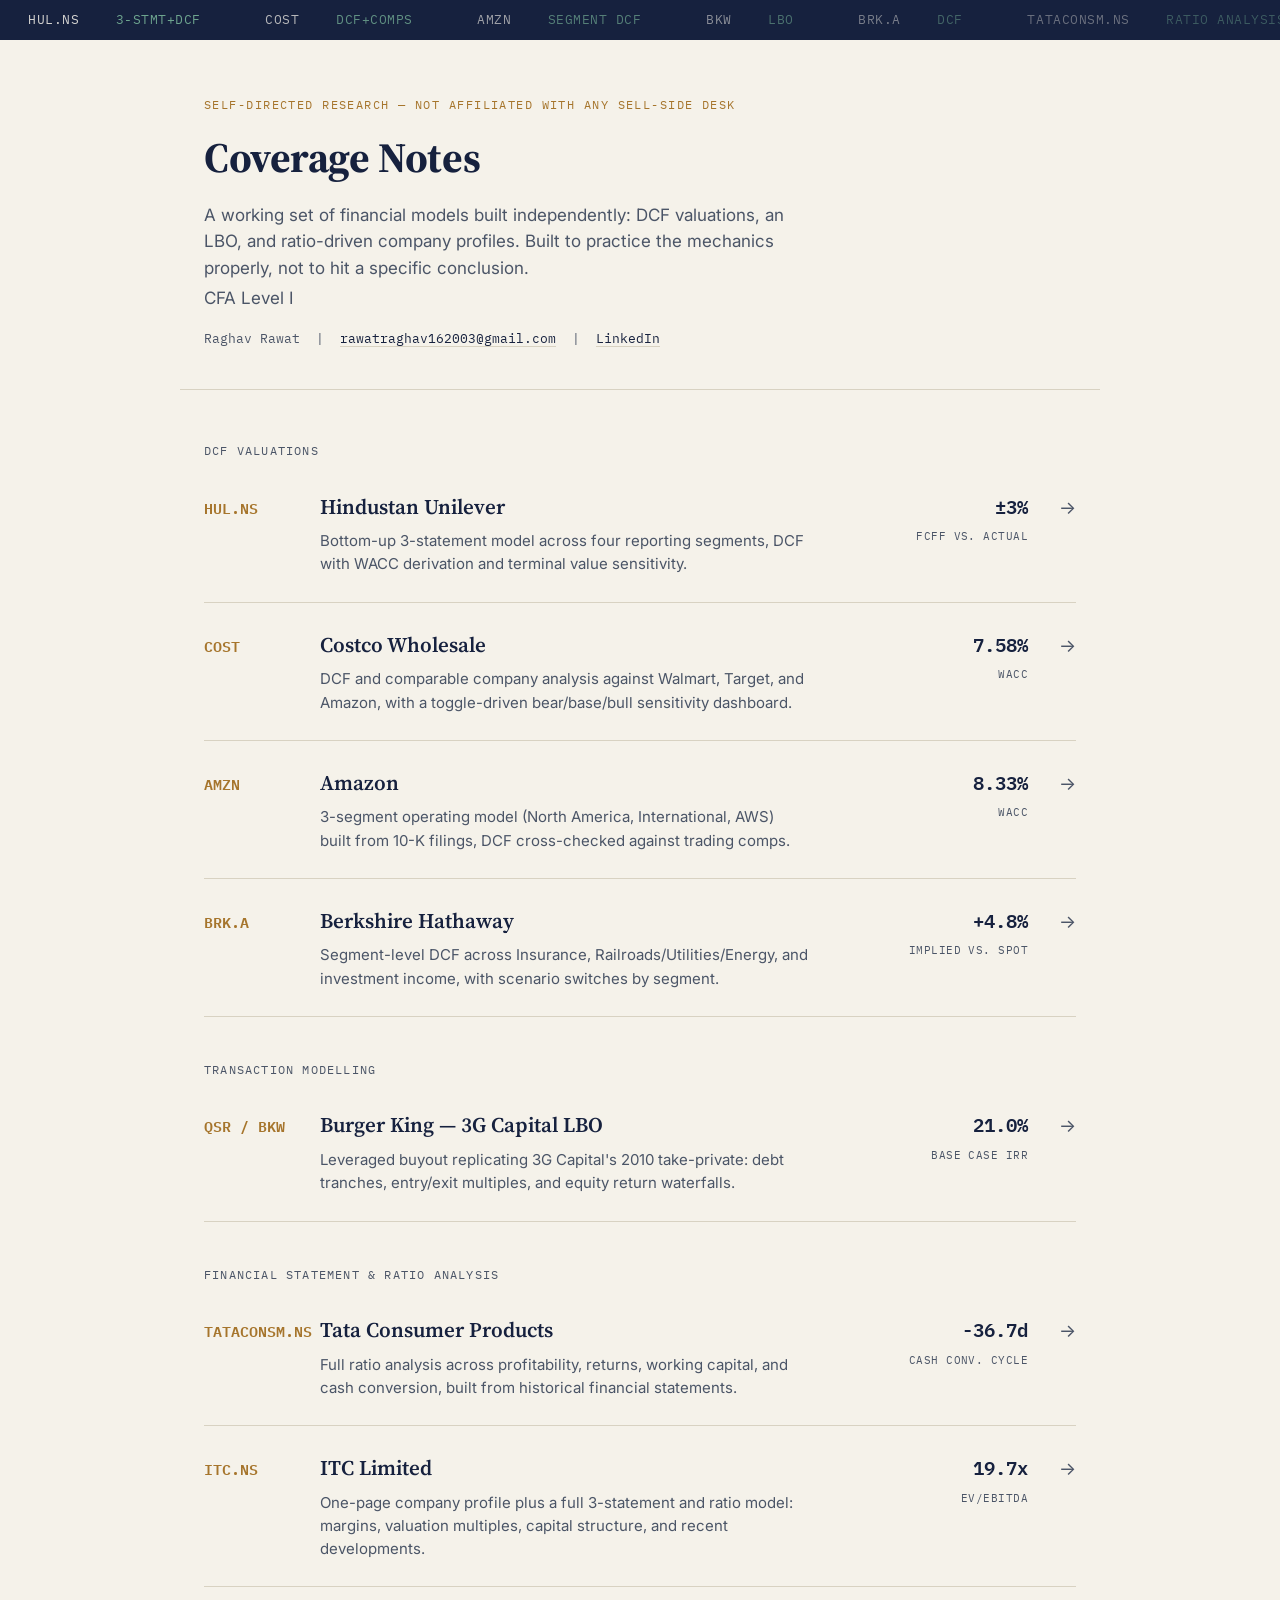
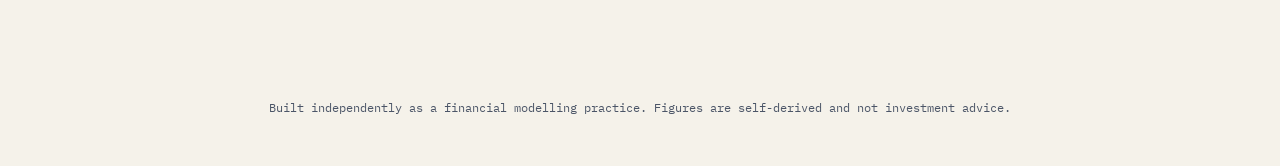
<file: index.html>
<!DOCTYPE html>
<html lang="en">
<head>
<meta charset="UTF-8">
<meta name="viewport" content="width=device-width, initial-scale=1.0">
<title>Raghav Rawat — Coverage Notes</title>
<link rel="stylesheet" href="style.css">
</head>
<body>

<div class="ticker-strip">
  <span>HUL.NS <span class="pos">3-STMT+DCF</span>
  <span>COST <span class="pos">DCF+COMPS</span>
  <span>AMZN <span class="pos">SEGMENT DCF</span>
  <span>BKW <span class="pos">LBO</span>
  <span>BRK.A <span class="pos">DCF</span>
  <span>TATACONSM.NS <span class="pos">RATIO ANALYSIS</span>
  <span></span>ITC.NS <span>
</div>

<div class="masthead">
  <p class="eyebrow">Self-Directed Research — Not Affiliated With Any Sell-Side Desk</p>
  <h1>Coverage Notes</h1>
  <p class="dek">A working set of financial models built independently: DCF valuations, an LBO, and ratio-driven company profiles. Built to practice the mechanics properly, not to hit a specific conclusion.</p>
  <p class="dek">CFA Level I</p>
  <p class="byline">Raghav Rawat &nbsp;|&nbsp; <a href="mailto:rawatraghav162003@gmail.com">rawatraghav162003@gmail.com</a> &nbsp;|&nbsp; <a href="https://linkedin.com/in/rawatraghav-finance">LinkedIn</a></p>
</div>

<div class="coverage">

  <p class="section-label">DCF Valuations</p>

  <a class="coverage-note" href="hul.html">
    <span class="ticker">HUL.NS</span>
    <span class="body">
      <h2>Hindustan Unilever</h2>
      <p>Bottom-up 3-statement model across four reporting segments, DCF with WACC derivation and terminal value sensitivity.</p>
    </span>
    <span class="metric"><span class="val">±3%</span><span class="lbl">FCFF vs. Actual</span></span>
    <span class="arrow">→</span>
  </a>

  <a class="coverage-note" href="costco-dashboard.html">
    <span class="ticker">COST</span>
    <span class="body">
      <h2>Costco Wholesale</h2>
      <p>DCF and comparable company analysis against Walmart, Target, and Amazon, with a toggle-driven bear/base/bull sensitivity dashboard.</p>
    </span>
    <span class="metric"><span class="val">7.58%</span><span class="lbl">WACC</span></span>
    <span class="arrow">→</span>
  </a>

  <a class="coverage-note" href="amazon.html">
    <span class="ticker">AMZN</span>
    <span class="body">
      <h2>Amazon</h2>
      <p>3-segment operating model (North America, International, AWS) built from 10-K filings, DCF cross-checked against trading comps.</p>
    </span>
    <span class="metric"><span class="val">8.33%</span><span class="lbl">WACC</span></span>
    <span class="arrow">→</span>
  </a>

  <a class="coverage-note" href="berkshire.html">
    <span class="ticker">BRK.A</span>
    <span class="body">
      <h2>Berkshire Hathaway</h2>
      <p>Segment-level DCF across Insurance, Railroads/Utilities/Energy, and investment income, with scenario switches by segment.</p>
    </span>
    <span class="metric"><span class="val">+4.8%</span><span class="lbl">Implied vs. Spot</span></span>
    <span class="arrow">→</span>
  </a>

  <p class="section-label">Transaction Modelling</p>

  <a class="coverage-note" href="burger-king.html">
    <span class="ticker">QSR / BKW</span>
    <span class="body">
      <h2>Burger King — 3G Capital LBO</h2>
      <p>Leveraged buyout replicating 3G Capital's 2010 take-private: debt tranches, entry/exit multiples, and equity return waterfalls.</p>
    </span>
    <span class="metric"><span class="val">21.0%</span><span class="lbl">Base Case IRR</span></span>
    <span class="arrow">→</span>
  </a>

  <p class="section-label">Financial Statement &amp; Ratio Analysis</p>

  <a class="coverage-note" href="tata-consumer.html">
    <span class="ticker">TATACONSM.NS</span>
    <span class="body">
      <h2>Tata Consumer Products</h2>
      <p>Full ratio analysis across profitability, returns, working capital, and cash conversion, built from historical financial statements.</p>
    </span>
    <span class="metric"><span class="val">-36.7d</span><span class="lbl">Cash Conv. Cycle</span></span>
    <span class="arrow">→</span>
  </a>

  <a class="coverage-note" href="itc.html">
    <span class="ticker">ITC.NS</span>
    <span class="body">
      <h2>ITC Limited</h2>
      <p>One-page company profile plus a full 3-statement and ratio model: margins, valuation multiples, capital structure, and recent developments.</p>
    </span>
    <span class="metric"><span class="val">19.7x</span><span class="lbl">EV/EBITDA</span></span>
    <span class="arrow">→</span>
  </a>

</div>

<footer class="site-footer">Built independently as a financial modelling practice. Figures are self-derived and not investment advice.</footer>

</body>
</html>
</file>
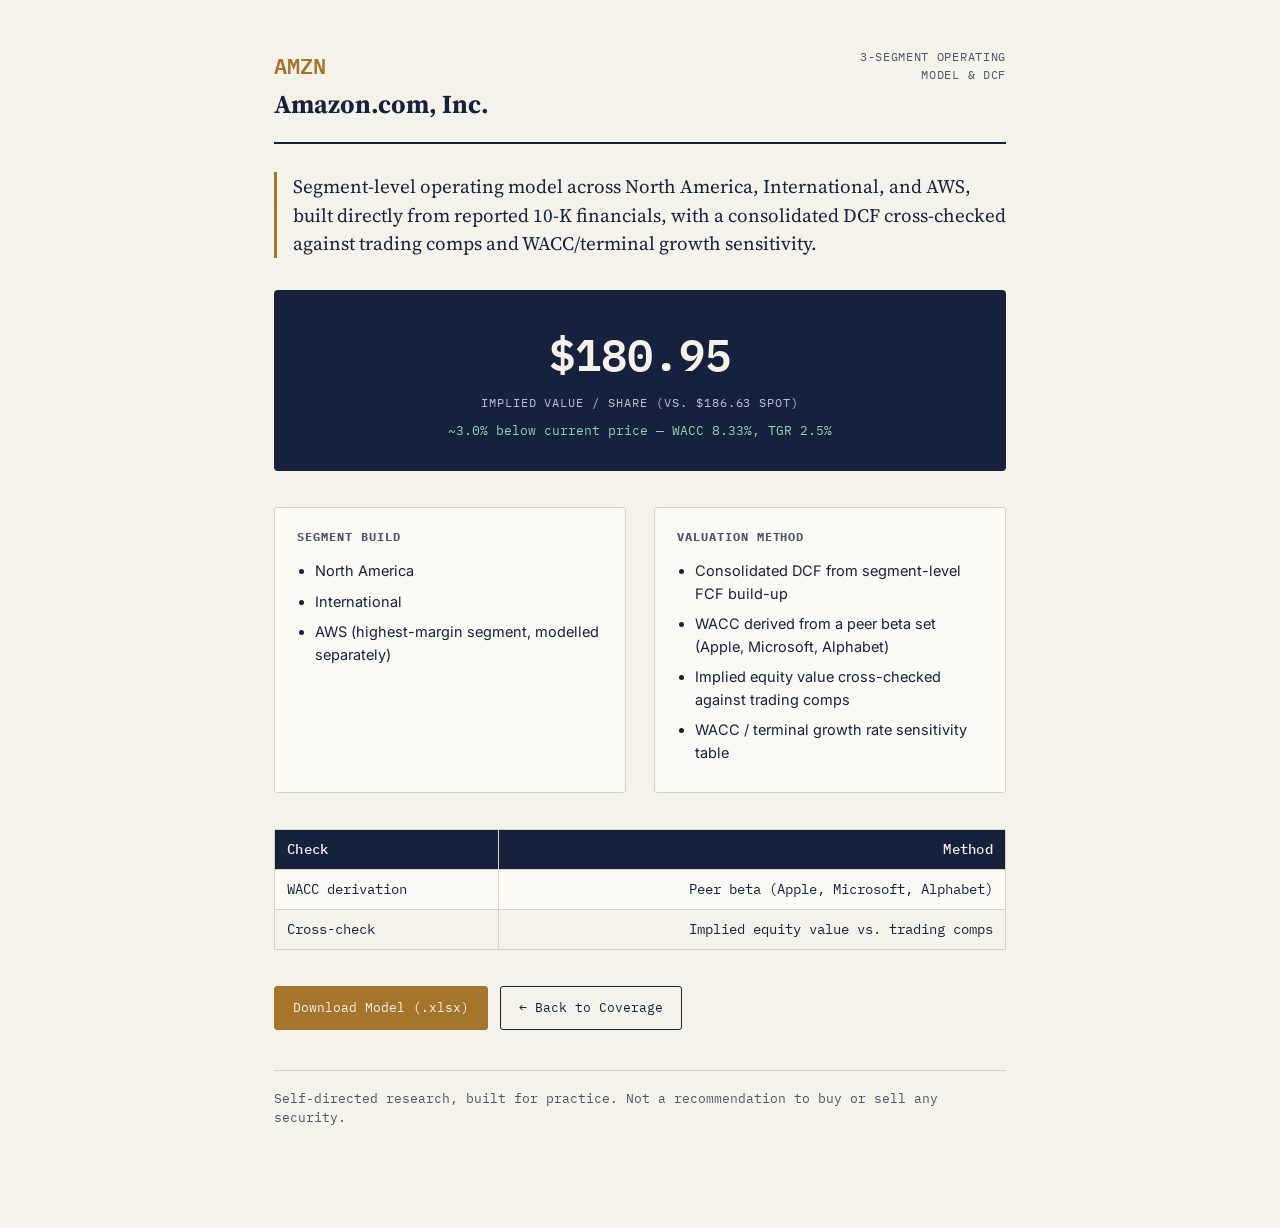
<file: amazon.html>
<!DOCTYPE html>
<html lang="en">
<head>
<meta charset="UTF-8"><meta name="viewport" content="width=device-width, initial-scale=1.0">
<title>Amazon — 3-Segment Operating Model &amp; DCF</title>
<link rel="stylesheet" href="style.css">
</head>
<body>
<div class="note">

  <div class="note-header">
    <div class="ticker-block">
      <div class="ticker">AMZN</div>
      <div class="name">Amazon.com, Inc.</div>
    </div>
    <div class="tag">3-Segment Operating<br>Model &amp; DCF</div>
  </div>

  <p class="thesis">Segment-level operating model across North America, International, and AWS, built directly from reported 10-K financials, with a consolidated DCF cross-checked against trading comps and WACC/terminal growth sensitivity.</p>

  <div class="hero-metric">
    <span class="val">$180.95</span>
    <span class="lbl">Implied Value / Share (vs. $186.63 spot)</span>
    <span class="sub">~3.0% below current price — WACC 8.33%, TGR 2.5%</span>
  </div>

  <div class="grid-2">
    <div class="card">
      <h3>Segment Build</h3>
      <ul>
        <li>North America</li>
        <li>International</li>
        <li>AWS (highest-margin segment, modelled separately)</li>
      </ul>
    </div>
    <div class="card">
      <h3>Valuation Method</h3>
      <ul>
        <li>Consolidated DCF from segment-level FCF build-up</li>
        <li>WACC derived from a peer beta set (Apple, Microsoft, Alphabet)</li>
        <li>Implied equity value cross-checked against trading comps</li>
        <li>WACC / terminal growth rate sensitivity table</li>
      </ul>
    </div>
  </div>

  <table class="sens">
    <tr><th>Check</th><th>Method</th></tr>
    <tr><td>WACC derivation</td><td>Peer beta (Apple, Microsoft, Alphabet)</td></tr>
    <tr><td>Cross-check</td><td>Implied equity value vs. trading comps</td></tr>
  </table>

  <div class="download-row">
    <a class="btn primary" href="Amazon_DCF_Model.xlsx">Download Model (.xlsx)</a>
    <a class="btn" href="index.html">← Back to Coverage</a>
  </div>

  <div class="note-footer">Self-directed research, built for practice. Not a recommendation to buy or sell any security.</div>
</div>
</body>
</html>
</file>
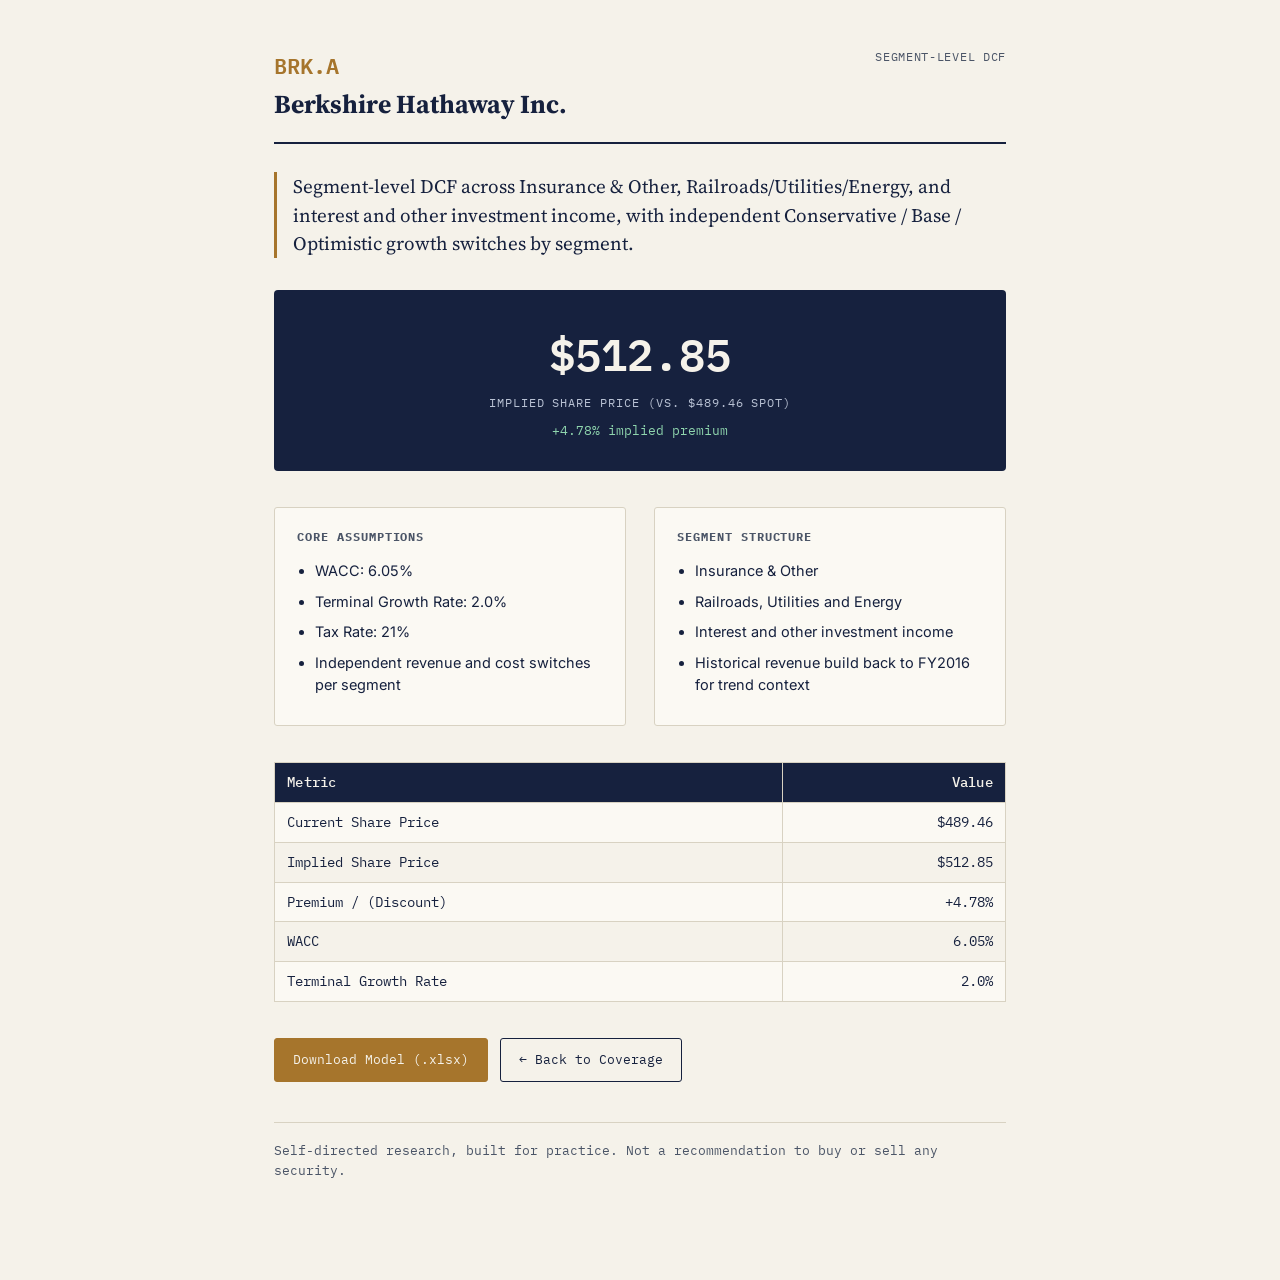
<file: berkshire.html>
<!DOCTYPE html>
<html lang="en">
<head>
<meta charset="UTF-8"><meta name="viewport" content="width=device-width, initial-scale=1.0">
<title>Berkshire Hathaway — Segment DCF</title>
<link rel="stylesheet" href="style.css">
</head>
<body>
<div class="note">

  <div class="note-header">
    <div class="ticker-block">
      <div class="ticker">BRK.A</div>
      <div class="name">Berkshire Hathaway Inc.</div>
    </div>
    <div class="tag">Segment-Level DCF</div>
  </div>

  <p class="thesis">Segment-level DCF across Insurance &amp; Other, Railroads/Utilities/Energy, and interest and other investment income, with independent Conservative / Base / Optimistic growth switches by segment.</p>

  <div class="hero-metric">
    <span class="val">$512.85</span>
    <span class="lbl">Implied Share Price (vs. $489.46 spot)</span>
    <span class="sub">+4.78% implied premium</span>
  </div>

  <div class="grid-2">
    <div class="card">
      <h3>Core Assumptions</h3>
      <ul>
        <li>WACC: 6.05%</li>
        <li>Terminal Growth Rate: 2.0%</li>
        <li>Tax Rate: 21%</li>
        <li>Independent revenue and cost switches per segment</li>
      </ul>
    </div>
    <div class="card">
      <h3>Segment Structure</h3>
      <ul>
        <li>Insurance &amp; Other</li>
        <li>Railroads, Utilities and Energy</li>
        <li>Interest and other investment income</li>
        <li>Historical revenue build back to FY2016 for trend context</li>
      </ul>
    </div>
  </div>

  <table class="sens">
    <tr><th>Metric</th><th>Value</th></tr>
    <tr><td>Current Share Price</td><td>$489.46</td></tr>
    <tr><td>Implied Share Price</td><td>$512.85</td></tr>
    <tr><td>Premium / (Discount)</td><td>+4.78%</td></tr>
    <tr><td>WACC</td><td>6.05%</td></tr>
    <tr><td>Terminal Growth Rate</td><td>2.0%</td></tr>
  </table>

  <div class="download-row">
    <a class="btn primary" href="Berkshire_Hathaway_DCF.xlsx">Download Model (.xlsx)</a>
    <a class="btn" href="index.html">← Back to Coverage</a>
  </div>

  <div class="note-footer">Self-directed research, built for practice. Not a recommendation to buy or sell any security.</div>
</div>
</body>
</html>
</file>
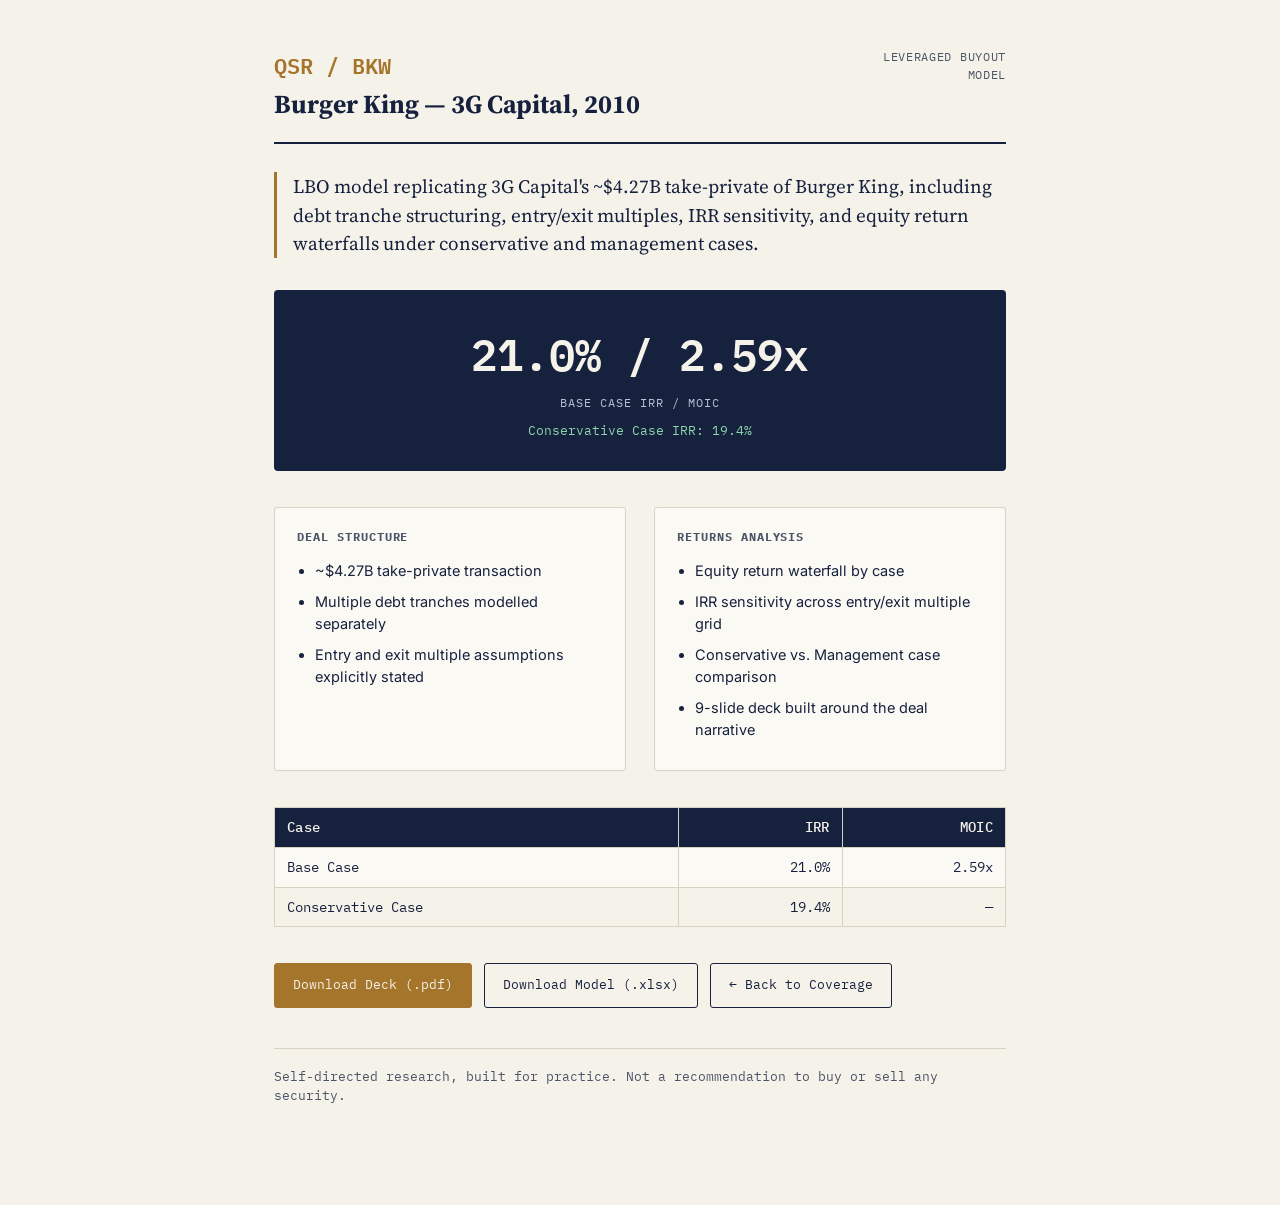
<file: burger-king.html>
<!DOCTYPE html>
<html lang="en">
<head>
<meta charset="UTF-8"><meta name="viewport" content="width=device-width, initial-scale=1.0">
<title>Burger King — 3G Capital LBO Model</title>
<link rel="stylesheet" href="style.css">
</head>
<body>
<div class="note">

  <div class="note-header">
    <div class="ticker-block">
      <div class="ticker">QSR / BKW</div>
      <div class="name">Burger King — 3G Capital, 2010</div>
    </div>
    <div class="tag">Leveraged Buyout<br>Model</div>
  </div>

  <p class="thesis">LBO model replicating 3G Capital's ~$4.27B take-private of Burger King, including debt tranche structuring, entry/exit multiples, IRR sensitivity, and equity return waterfalls under conservative and management cases.</p>

  <div class="hero-metric">
    <span class="val">21.0% / 2.59x</span>
    <span class="lbl">Base Case IRR / MOIC</span>
    <span class="sub">Conservative Case IRR: 19.4%</span>
  </div>

  <div class="grid-2">
    <div class="card">
      <h3>Deal Structure</h3>
      <ul>
        <li>~$4.27B take-private transaction</li>
        <li>Multiple debt tranches modelled separately</li>
        <li>Entry and exit multiple assumptions explicitly stated</li>
      </ul>
    </div>
    <div class="card">
      <h3>Returns Analysis</h3>
      <ul>
        <li>Equity return waterfall by case</li>
        <li>IRR sensitivity across entry/exit multiple grid</li>
        <li>Conservative vs. Management case comparison</li>
        <li>9-slide deck built around the deal narrative</li>
      </ul>
    </div>
  </div>

  <table class="sens">
    <tr><th>Case</th><th>IRR</th><th>MOIC</th></tr>
    <tr><td>Base Case</td><td>21.0%</td><td>2.59x</td></tr>
    <tr><td>Conservative Case</td><td>19.4%</td><td>—</td></tr>
  </table>

  <div class="download-row">
    <a class="btn primary" href="Burger_King_LBO_Deck.pdf">Download Deck (.pdf)</a>
    <a class="btn" href="Burger_King_LBO_Model.xlsx">Download Model (.xlsx)</a>
    <a class="btn" href="index.html">← Back to Coverage</a>
  </div>

  <div class="note-footer">Self-directed research, built for practice. Not a recommendation to buy or sell any security.</div>
</div>
</body>
</html>
</file>
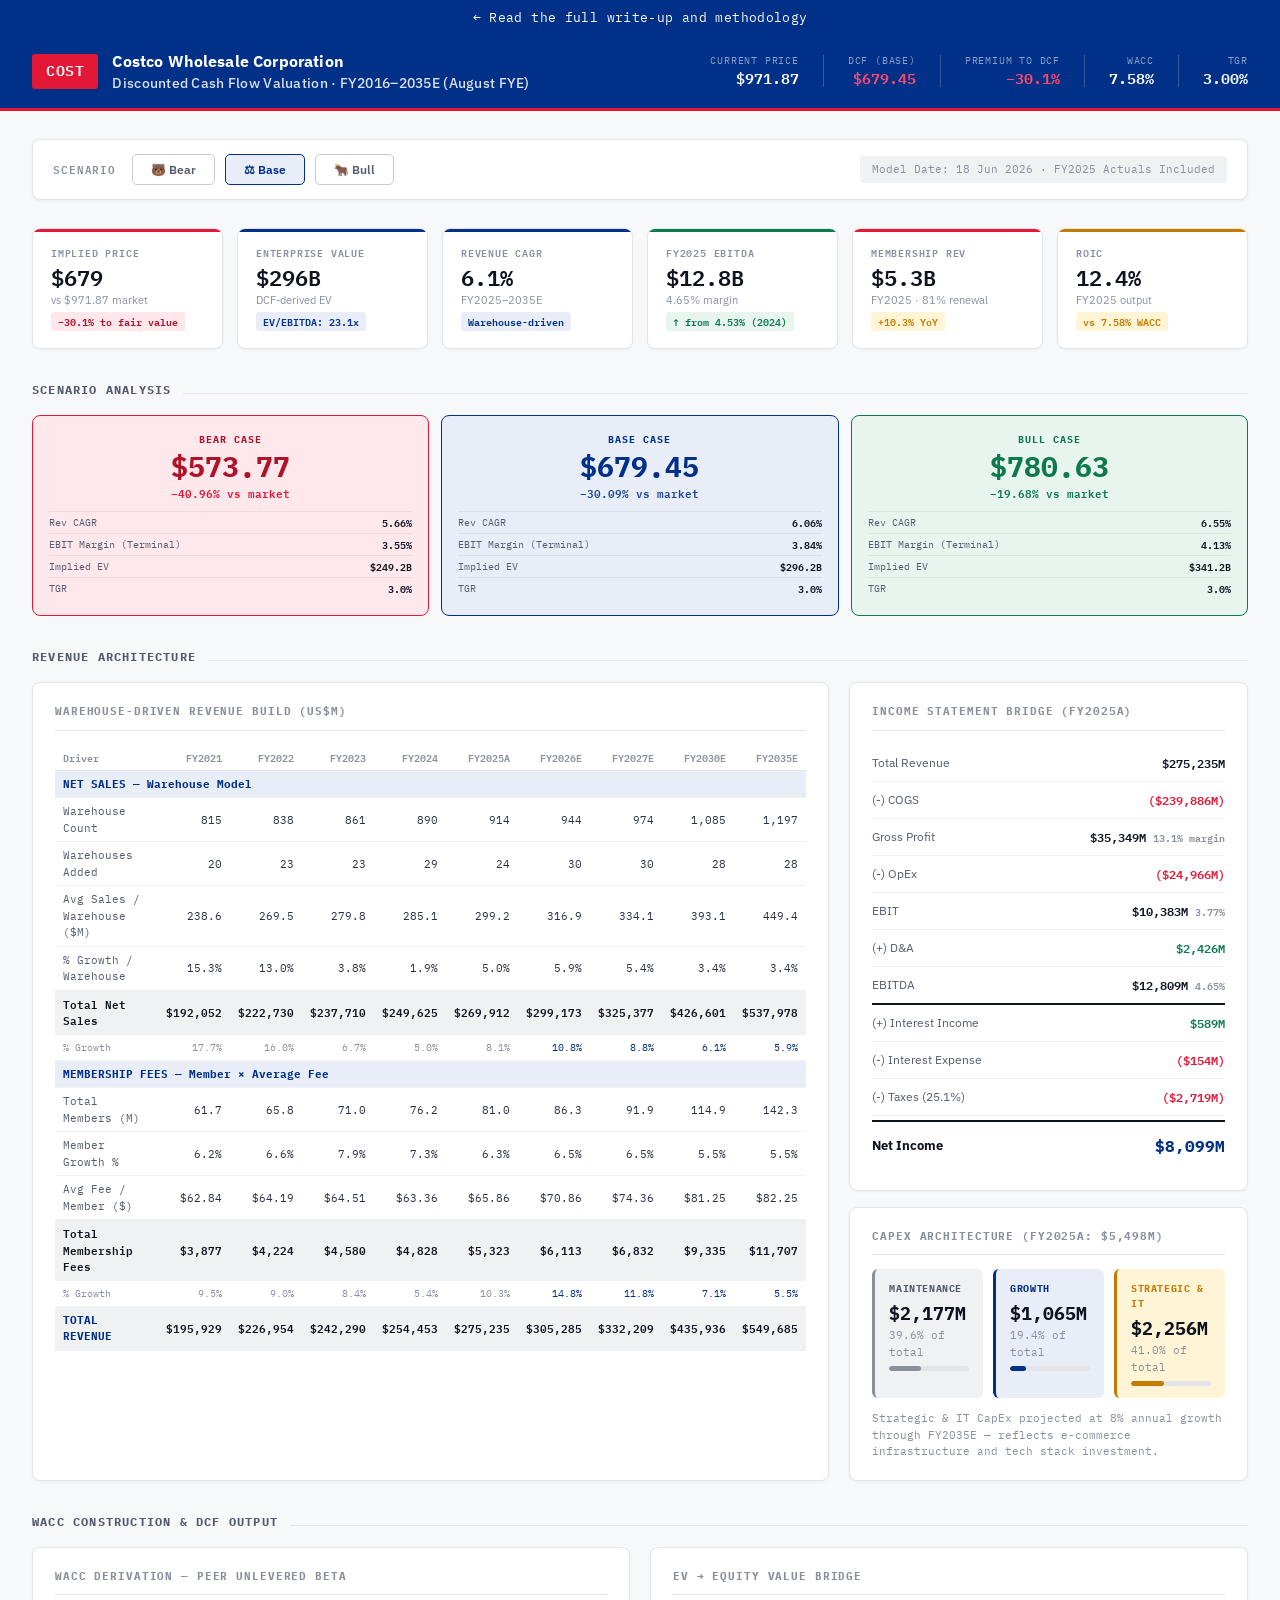
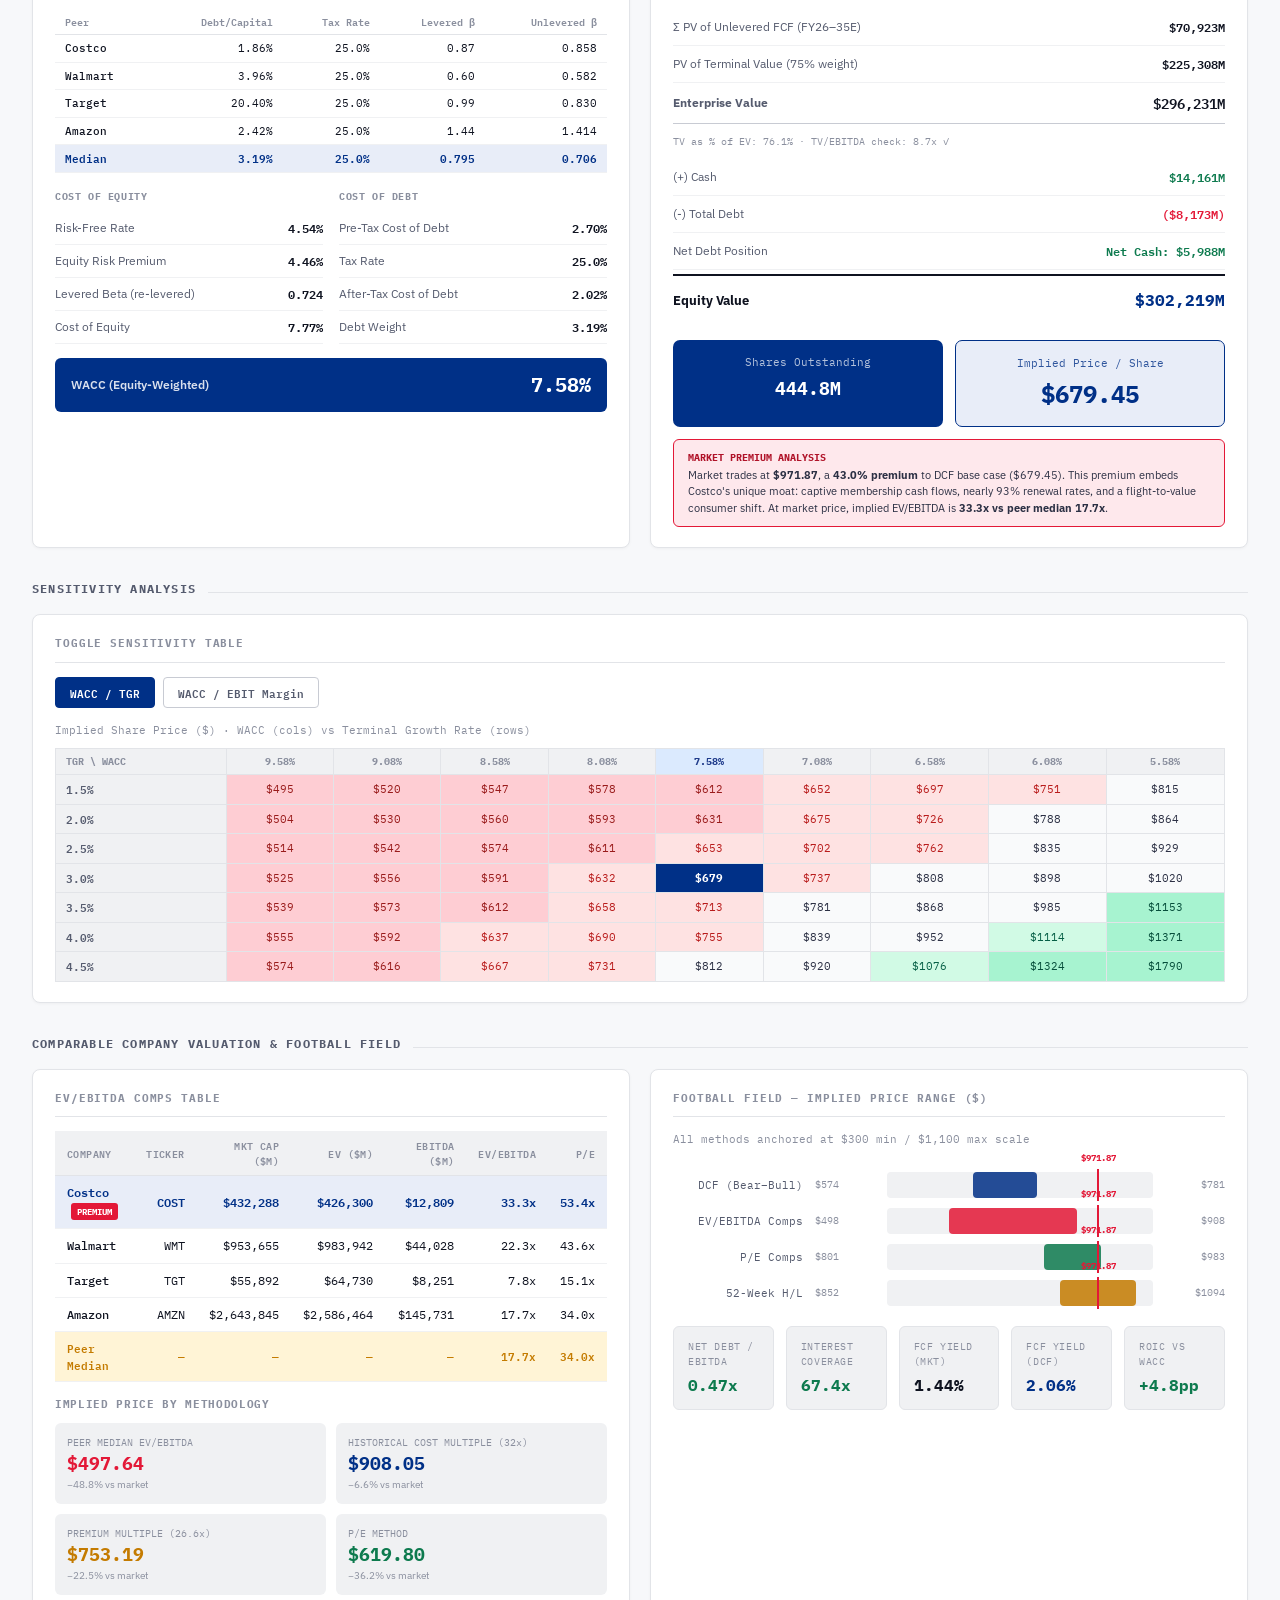
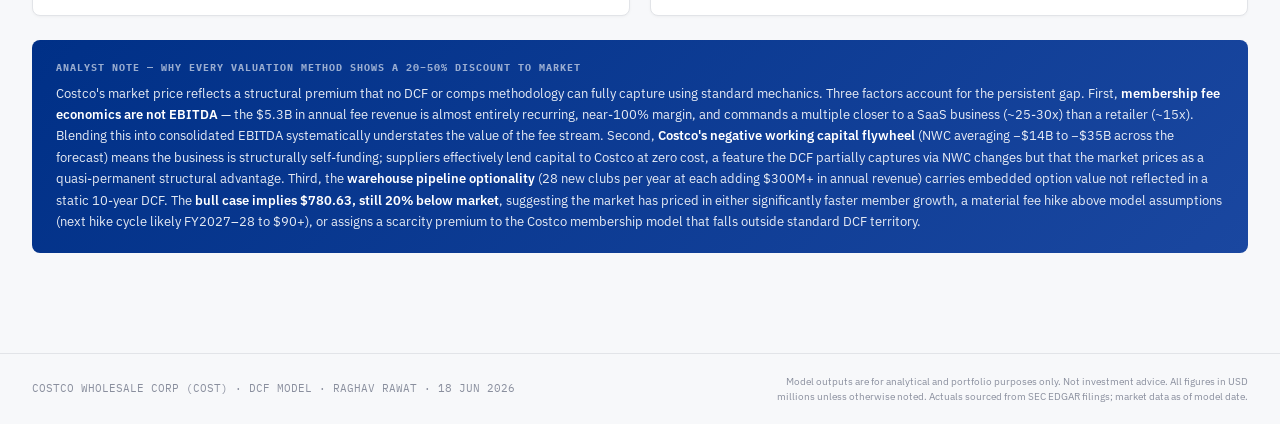
<file: costco-dashboard.html>
<!DOCTYPE html>
<html lang="en">
<head>
<meta charset="UTF-8">
<meta name="viewport" content="width=device-width, initial-scale=1.0">
<title>Costco Wholesale — DCF Valuation</title>
<style>
  @import url('https://fonts.googleapis.com/css2?family=IBM+Plex+Mono:wght@400;500;600&family=IBM+Plex+Sans:ital,wght@0,300;0,400;0,500;0,600;0,700;1,300&display=swap');

  :root {
    --cost-red: #E31837;
    --cost-red-dark: #B01228;
    --cost-red-light: #FF4D6D;
    --cost-blue: #003087;
    --cost-blue-mid: #1A47A0;
    --cost-blue-light: #E8EDF8;
    --white: #FFFFFF;
    --off-white: #F7F8FA;
    --grey-50: #F0F1F3;
    --grey-100: #E2E4E8;
    --grey-200: #C8CBD3;
    --grey-400: #8A8F9E;
    --grey-600: #555B6E;
    --grey-800: #2C3044;
    --ink: #0F1320;
    --green: #0D7A4E;
    --green-bg: #E8F5EE;
    --red-bg: #FEE8EC;
    --amber: #C47B00;
    --amber-bg: #FFF4D6;
    --mono: 'IBM Plex Mono', monospace;
    --sans: 'IBM Plex Sans', sans-serif;
  }

  * { box-sizing: border-box; margin: 0; padding: 0; }

  body {
    font-family: var(--sans);
    background: var(--off-white);
    color: var(--ink);
    font-size: 13px;
    line-height: 1.5;
  }

  /* ── HEADER ── */
  .header {
    background: var(--cost-blue);
    color: var(--white);
    padding: 0;
    position: sticky;
    top: 0;
    z-index: 100;
    border-bottom: 3px solid var(--cost-red);
  }
  .header-inner {
    display: flex;
    align-items: center;
    justify-content: space-between;
    padding: 14px 32px;
    max-width: 1440px;
    margin: 0 auto;
  }
  .header-brand {
    display: flex;
    align-items: center;
    gap: 14px;
  }
  .costco-badge {
    background: var(--cost-red);
    color: white;
    font-family: var(--mono);
    font-weight: 600;
    font-size: 15px;
    letter-spacing: 0.04em;
    padding: 6px 14px;
    border-radius: 3px;
  }
  .header-title {
    font-size: 14px;
    font-weight: 500;
    color: rgba(255,255,255,0.85);
    letter-spacing: 0.02em;
  }
  .header-meta {
    display: flex;
    gap: 24px;
    align-items: center;
  }
  .header-stat {
    text-align: right;
  }
  .header-stat-label {
    font-size: 10px;
    color: rgba(255,255,255,0.55);
    text-transform: uppercase;
    letter-spacing: 0.08em;
    font-family: var(--mono);
  }
  .header-stat-value {
    font-family: var(--mono);
    font-weight: 600;
    font-size: 15px;
    color: white;
  }
  .header-stat-value.red { color: var(--cost-red-light); }
  .header-divider {
    width: 1px;
    height: 32px;
    background: rgba(255,255,255,0.2);
  }

  /* ── LAYOUT ── */
  .main {
    max-width: 1440px;
    margin: 0 auto;
    padding: 28px 32px 60px;
  }

  /* ── SCENARIO BAR ── */
  .scenario-bar {
    display: flex;
    align-items: center;
    gap: 10px;
    margin-bottom: 28px;
    background: var(--white);
    border: 1px solid var(--grey-100);
    border-radius: 8px;
    padding: 14px 20px;
    box-shadow: 0 1px 3px rgba(0,0,0,0.05);
  }
  .scenario-label {
    font-size: 11px;
    font-weight: 600;
    text-transform: uppercase;
    letter-spacing: 0.08em;
    color: var(--grey-400);
    font-family: var(--mono);
    margin-right: 6px;
  }
  .scenario-btn {
    padding: 7px 18px;
    border-radius: 5px;
    border: 1.5px solid var(--grey-200);
    background: transparent;
    font-family: var(--sans);
    font-size: 12px;
    font-weight: 600;
    cursor: pointer;
    transition: all 0.15s;
    color: var(--grey-600);
  }
  .scenario-btn:hover { border-color: var(--cost-blue-mid); color: var(--cost-blue-mid); }
  .scenario-btn.active-bear { background: var(--red-bg); border-color: var(--cost-red); color: var(--cost-red-dark); }
  .scenario-btn.active-base { background: var(--cost-blue-light); border-color: var(--cost-blue); color: var(--cost-blue); }
  .scenario-btn.active-bull { background: var(--green-bg); border-color: var(--green); color: var(--green); }
  .scenario-divider { flex: 1; }
  .date-badge {
    font-family: var(--mono);
    font-size: 11px;
    color: var(--grey-400);
    background: var(--grey-50);
    padding: 5px 12px;
    border-radius: 4px;
  }

  /* ── KPI ROW ── */
  .kpi-grid {
    display: grid;
    grid-template-columns: repeat(6, 1fr);
    gap: 14px;
    margin-bottom: 28px;
  }
  .kpi-card {
    background: var(--white);
    border: 1px solid var(--grey-100);
    border-radius: 8px;
    padding: 16px 18px;
    box-shadow: 0 1px 3px rgba(0,0,0,0.04);
    position: relative;
    overflow: hidden;
  }
  .kpi-card::before {
    content: '';
    position: absolute;
    top: 0; left: 0; right: 0;
    height: 3px;
    background: var(--cost-red);
  }
  .kpi-card.blue::before { background: var(--cost-blue); }
  .kpi-card.green::before { background: var(--green); }
  .kpi-card.amber::before { background: var(--amber); }
  .kpi-label {
    font-size: 10px;
    font-weight: 600;
    text-transform: uppercase;
    letter-spacing: 0.08em;
    color: var(--grey-400);
    font-family: var(--mono);
    margin-bottom: 6px;
  }
  .kpi-value {
    font-family: var(--mono);
    font-size: 22px;
    font-weight: 600;
    color: var(--ink);
    line-height: 1;
    margin-bottom: 4px;
  }
  .kpi-sub {
    font-size: 11px;
    color: var(--grey-400);
  }
  .kpi-badge {
    display: inline-block;
    font-family: var(--mono);
    font-size: 10px;
    font-weight: 600;
    padding: 2px 7px;
    border-radius: 3px;
    margin-top: 4px;
  }
  .badge-red { background: var(--red-bg); color: var(--cost-red-dark); }
  .badge-green { background: var(--green-bg); color: var(--green); }
  .badge-amber { background: var(--amber-bg); color: var(--amber); }
  .badge-blue { background: var(--cost-blue-light); color: var(--cost-blue); }

  /* ── SECTION HEADERS ── */
  .section-header {
    display: flex;
    align-items: baseline;
    gap: 12px;
    margin-bottom: 16px;
    margin-top: 32px;
  }
  .section-title {
    font-size: 12px;
    font-weight: 700;
    text-transform: uppercase;
    letter-spacing: 0.1em;
    color: var(--grey-600);
    font-family: var(--mono);
  }
  .section-line {
    flex: 1;
    height: 1px;
    background: var(--grey-100);
  }

  /* ── TWO-COL LAYOUT ── */
  .two-col { display: grid; grid-template-columns: 1fr 1fr; gap: 20px; }
  .three-col { display: grid; grid-template-columns: 1fr 1fr 1fr; gap: 20px; }
  .col-2-1 { display: grid; grid-template-columns: 2fr 1fr; gap: 20px; }

  /* ── CARD ── */
  .card {
    background: var(--white);
    border: 1px solid var(--grey-100);
    border-radius: 8px;
    padding: 20px 22px;
    box-shadow: 0 1px 3px rgba(0,0,0,0.04);
  }
  .card-title {
    font-size: 11px;
    font-weight: 700;
    text-transform: uppercase;
    letter-spacing: 0.08em;
    color: var(--grey-400);
    font-family: var(--mono);
    margin-bottom: 14px;
    padding-bottom: 10px;
    border-bottom: 1px solid var(--grey-100);
  }

  /* ── REVENUE BUILD ── */
  .rev-table { width: 100%; border-collapse: collapse; }
  .rev-table th {
    font-family: var(--mono);
    font-size: 10px;
    font-weight: 600;
    color: var(--grey-400);
    text-align: right;
    padding: 5px 8px;
    border-bottom: 1px solid var(--grey-100);
    white-space: nowrap;
  }
  .rev-table th:first-child { text-align: left; }
  .rev-table td {
    font-family: var(--mono);
    font-size: 11px;
    padding: 5px 8px;
    text-align: right;
    border-bottom: 1px solid var(--grey-50);
    color: var(--grey-800);
  }
  .rev-table td:first-child { text-align: left; color: var(--grey-600); font-size: 11px; }
  .rev-table tr.total td { font-weight: 600; color: var(--ink); border-top: 1.5px solid var(--grey-200); background: var(--grey-50); }
  .rev-table tr.growth td { color: var(--grey-400); font-size: 10px; }
  .rev-table tr.forecast td { color: var(--cost-blue); }
  .rev-table tr.section-row td { font-weight: 700; background: var(--cost-blue-light); color: var(--cost-blue); font-size: 11px; }

  /* ── SCENARIO OUTPUT TABLE ── */
  .scenario-output {
    display: grid;
    grid-template-columns: 1fr 1fr 1fr;
    gap: 12px;
    margin-bottom: 20px;
  }
  .scenario-col {
    border-radius: 8px;
    padding: 16px;
    text-align: center;
  }
  .scenario-col.bear { background: var(--red-bg); border: 1.5px solid var(--cost-red); }
  .scenario-col.base { background: var(--cost-blue-light); border: 1.5px solid var(--cost-blue); }
  .scenario-col.bull { background: var(--green-bg); border: 1.5px solid var(--green); }
  .scenario-col-label {
    font-family: var(--mono);
    font-size: 10px;
    font-weight: 700;
    text-transform: uppercase;
    letter-spacing: 0.1em;
    margin-bottom: 6px;
  }
  .bear .scenario-col-label { color: var(--cost-red-dark); }
  .base .scenario-col-label { color: var(--cost-blue); }
  .bull .scenario-col-label { color: var(--green); }
  .scenario-col-price {
    font-family: var(--mono);
    font-size: 28px;
    font-weight: 700;
    line-height: 1;
    margin-bottom: 4px;
  }
  .bear .scenario-col-price { color: var(--cost-red-dark); }
  .base .scenario-col-price { color: var(--cost-blue); }
  .bull .scenario-col-price { color: var(--green); }
  .scenario-col-vs {
    font-family: var(--mono);
    font-size: 11px;
    font-weight: 600;
    margin-bottom: 10px;
  }
  .bear .scenario-col-vs { color: var(--cost-red); }
  .base .scenario-col-vs { color: var(--cost-blue-mid); }
  .bull .scenario-col-vs { color: var(--green); }
  .scenario-col-metrics { text-align: left; }
  .scenario-metric {
    display: flex;
    justify-content: space-between;
    padding: 3px 0;
    font-size: 10px;
    font-family: var(--mono);
    border-top: 1px solid rgba(0,0,0,0.06);
  }
  .scenario-metric-label { color: var(--grey-600); }
  .scenario-metric-val { font-weight: 600; color: var(--ink); }

  /* ── WACC TABLE ── */
  .wacc-peers { width: 100%; border-collapse: collapse; }
  .wacc-peers th {
    font-family: var(--mono);
    font-size: 10px;
    font-weight: 600;
    color: var(--grey-400);
    text-align: right;
    padding: 5px 10px;
    border-bottom: 1px solid var(--grey-100);
  }
  .wacc-peers th:first-child { text-align: left; }
  .wacc-peers td {
    font-family: var(--mono);
    font-size: 11px;
    padding: 5px 10px;
    text-align: right;
    border-bottom: 1px solid var(--grey-50);
  }
  .wacc-peers td:first-child { text-align: left; font-weight: 500; }
  .wacc-peers tr.highlighted td { background: var(--cost-blue-light); font-weight: 600; color: var(--cost-blue); }
  .wacc-block {
    display: grid;
    grid-template-columns: 1fr 1fr;
    gap: 16px;
    margin-top: 16px;
  }
  .wacc-item {
    display: flex;
    justify-content: space-between;
    padding: 7px 0;
    border-bottom: 1px solid var(--grey-50);
    font-size: 12px;
  }
  .wacc-item-label { color: var(--grey-600); }
  .wacc-item-value { font-family: var(--mono); font-weight: 600; color: var(--ink); }
  .wacc-final {
    display: flex;
    justify-content: space-between;
    align-items: center;
    padding: 12px 16px;
    background: var(--cost-blue);
    color: white;
    border-radius: 6px;
    margin-top: 14px;
  }
  .wacc-final-label { font-size: 12px; font-weight: 600; opacity: 0.85; }
  .wacc-final-value { font-family: var(--mono); font-size: 20px; font-weight: 700; }

  /* ── SENSITIVITY TABLE ── */
  .sens-wrap { overflow-x: auto; }
  .sens-table { border-collapse: collapse; width: 100%; }
  .sens-table th {
    font-family: var(--mono);
    font-size: 10px;
    color: var(--grey-400);
    padding: 5px 10px;
    background: var(--grey-50);
    text-align: center;
    border: 1px solid var(--grey-100);
    white-space: nowrap;
  }
  .sens-table th.row-header { text-align: left; }
  .sens-table td {
    font-family: var(--mono);
    font-size: 11px;
    padding: 6px 10px;
    text-align: center;
    border: 1px solid var(--grey-100);
    transition: background 0.1s;
  }
  .sens-table td.row-label {
    font-weight: 600;
    background: var(--grey-50);
    color: var(--grey-600);
    text-align: left;
  }
  .sens-table td.active-cell {
    background: var(--cost-blue) !important;
    color: white !important;
    font-weight: 700;
  }
  .sens-table td.deep-red { background: #FECDD3; color: #991B1B; }
  .sens-table td.light-red { background: #FEE2E2; color: #B91C1C; }
  .sens-table td.neutral { background: #F9FAFB; color: var(--grey-800); }
  .sens-table td.light-green { background: #D1FAE5; color: #065F46; }
  .sens-table td.deep-green { background: #A7F3D0; color: #064E3B; }

  /* ── COMPS TABLE ── */
  .comps-table { width: 100%; border-collapse: collapse; }
  .comps-table th {
    font-family: var(--mono);
    font-size: 10px;
    font-weight: 600;
    color: var(--grey-400);
    text-align: right;
    padding: 7px 12px;
    border-bottom: 1.5px solid var(--grey-100);
    background: var(--grey-50);
    text-transform: uppercase;
    letter-spacing: 0.04em;
  }
  .comps-table th:first-child { text-align: left; }
  .comps-table td {
    font-family: var(--mono);
    font-size: 11.5px;
    padding: 8px 12px;
    text-align: right;
    border-bottom: 1px solid var(--grey-50);
  }
  .comps-table td:first-child { text-align: left; font-weight: 500; }
  .comps-table tr.costco-row td { background: var(--cost-blue-light); font-weight: 600; color: var(--cost-blue); }
  .comps-table tr.median-row td { background: var(--amber-bg); color: var(--amber); font-weight: 600; font-size: 11px; }
  .comps-table .premium-tag {
    display: inline-block;
    background: var(--cost-red);
    color: white;
    font-size: 9px;
    font-weight: 700;
    padding: 2px 6px;
    border-radius: 3px;
    margin-left: 4px;
    vertical-align: middle;
  }

  /* ── FOOTBALL FIELD ── */
  .ff-row {
    display: flex;
    align-items: center;
    gap: 12px;
    margin-bottom: 10px;
  }
  .ff-label {
    font-family: var(--mono);
    font-size: 11px;
    color: var(--grey-600);
    width: 130px;
    flex-shrink: 0;
    text-align: right;
  }
  .ff-track {
    flex: 1;
    position: relative;
    height: 26px;
    background: var(--grey-50);
    border-radius: 4px;
    overflow: visible;
  }
  .ff-bar {
    position: absolute;
    height: 100%;
    border-radius: 4px;
    display: flex;
    align-items: center;
    justify-content: flex-end;
    padding-right: 6px;
  }
  .ff-range-label {
    font-family: var(--mono);
    font-size: 10px;
    font-weight: 600;
    white-space: nowrap;
    color: white;
  }
  .ff-current {
    position: absolute;
    top: -3px;
    bottom: -3px;
    width: 2px;
    background: var(--cost-red);
    z-index: 10;
  }
  .ff-current::after {
    content: '$971.87';
    position: absolute;
    top: -18px;
    left: 50%;
    transform: translateX(-50%);
    font-family: var(--mono);
    font-size: 9px;
    font-weight: 700;
    color: var(--cost-red);
    white-space: nowrap;
  }
  .ff-min-label, .ff-max-label {
    font-family: var(--mono);
    font-size: 10px;
    color: var(--grey-400);
    width: 60px;
  }
  .ff-max-label { text-align: right; }

  /* ── CAPEX BREAKDOWN ── */
  .capex-donut-row {
    display: grid;
    grid-template-columns: 1fr 1fr 1fr;
    gap: 10px;
    margin-top: 10px;
  }
  .capex-type {
    border-radius: 6px;
    padding: 12px 14px;
    border-left: 3px solid;
  }
  .capex-type.maint { background: var(--grey-50); border-color: var(--grey-400); }
  .capex-type.growth { background: var(--cost-blue-light); border-color: var(--cost-blue); }
  .capex-type.strategic { background: var(--amber-bg); border-color: var(--amber); }
  .capex-type-label { font-size: 10px; font-weight: 700; text-transform: uppercase; letter-spacing: 0.06em; font-family: var(--mono); margin-bottom: 4px; }
  .maint .capex-type-label { color: var(--grey-600); }
  .growth .capex-type-label { color: var(--cost-blue); }
  .strategic .capex-type-label { color: var(--amber); }
  .capex-type-value { font-family: var(--mono); font-size: 18px; font-weight: 700; color: var(--ink); }
  .capex-type-pct { font-family: var(--mono); font-size: 11px; color: var(--grey-400); }

  /* ── EV BRIDGE ── */
  .bridge-row {
    display: flex;
    align-items: center;
    padding: 9px 0;
    border-bottom: 1px solid var(--grey-50);
    gap: 12px;
  }
  .bridge-label { flex: 1; font-size: 12px; color: var(--grey-600); }
  .bridge-value { font-family: var(--mono); font-size: 12px; font-weight: 600; color: var(--ink); }
  .bridge-value.pos { color: var(--green); }
  .bridge-value.neg { color: var(--cost-red); }
  .bridge-final {
    display: flex;
    justify-content: space-between;
    align-items: center;
    padding: 12px 0;
    border-top: 2px solid var(--ink);
    margin-top: 4px;
  }
  .bridge-final-label { font-size: 13px; font-weight: 700; }
  .bridge-final-value { font-family: var(--mono); font-size: 16px; font-weight: 700; color: var(--cost-blue); }

  /* ── METRICS BAR ── */
  .metrics-row {
    display: grid;
    grid-template-columns: repeat(5, 1fr);
    gap: 12px;
  }
  .metric-mini {
    background: var(--grey-50);
    border-radius: 6px;
    padding: 12px 14px;
    border: 1px solid var(--grey-100);
  }
  .metric-mini-label { font-size: 10px; color: var(--grey-400); font-family: var(--mono); text-transform: uppercase; letter-spacing: 0.06em; margin-bottom: 4px; }
  .metric-mini-value { font-family: var(--mono); font-size: 16px; font-weight: 700; color: var(--ink); }

  /* ── INSIGHT BOX ── */
  .insight {
    background: linear-gradient(135deg, var(--cost-blue) 0%, var(--cost-blue-mid) 100%);
    color: white;
    border-radius: 8px;
    padding: 20px 24px;
    margin-top: 24px;
  }
  .insight-header {
    font-family: var(--mono);
    font-size: 10px;
    font-weight: 700;
    text-transform: uppercase;
    letter-spacing: 0.1em;
    color: rgba(255,255,255,0.6);
    margin-bottom: 8px;
  }
  .insight-body {
    font-size: 13px;
    line-height: 1.65;
    color: rgba(255,255,255,0.9);
  }
  .insight-body strong { color: white; font-weight: 600; }

  /* ── FOOTER ── */
  .footer {
    border-top: 1px solid var(--grey-100);
    padding: 20px 32px;
    margin-top: 40px;
    display: flex;
    justify-content: space-between;
    align-items: center;
    max-width: 1440px;
    margin-left: auto;
    margin-right: auto;
  }
  .footer-left { font-size: 11px; color: var(--grey-400); font-family: var(--mono); }
  .footer-disc { font-size: 10px; color: var(--grey-400); max-width: 500px; text-align: right; }

  /* ── PROGRESS BAR ── */
  .progress-bar { height: 5px; background: var(--grey-100); border-radius: 99px; overflow: hidden; margin-top: 6px; }
  .progress-fill { height: 100%; border-radius: 99px; transition: width 0.4s; }

  /* ── TOGGLE SENSITIVITY ── */
  .sens-toggle {
    display: flex;
    gap: 8px;
    margin-bottom: 14px;
    flex-wrap: wrap;
  }
  .sens-toggle-btn {
    padding: 5px 14px;
    border-radius: 4px;
    border: 1.5px solid var(--grey-200);
    background: transparent;
    font-family: var(--mono);
    font-size: 11px;
    font-weight: 600;
    cursor: pointer;
    transition: all 0.15s;
    color: var(--grey-600);
  }
  .sens-toggle-btn.active {
    background: var(--cost-blue);
    border-color: var(--cost-blue);
    color: white;
  }
  .sens-panel { display: none; }
  .sens-panel.active { display: block; }

  /* Animated number */
  @keyframes fadeUp {
    from { opacity: 0; transform: translateY(8px); }
    to { opacity: 1; transform: translateY(0); }
  }
  .kpi-card { animation: fadeUp 0.35s ease both; }
  .kpi-card:nth-child(1) { animation-delay: 0.05s; }
  .kpi-card:nth-child(2) { animation-delay: 0.1s; }
  .kpi-card:nth-child(3) { animation-delay: 0.15s; }
  .kpi-card:nth-child(4) { animation-delay: 0.2s; }
  .kpi-card:nth-child(5) { animation-delay: 0.25s; }
  .kpi-card:nth-child(6) { animation-delay: 0.3s; }
</style>
</head>
<body>

<!-- HEADER -->
<a href="costco.html" style="display:block; text-align:center; padding:8px 12px; background:#003087; color:#FFFFFF; font-family:'IBM Plex Mono', monospace; font-size:12.5px; letter-spacing:0.03em; text-decoration:none;">← Read the full write-up and methodology</a>
<div class="header">
  <div class="header-inner">
    <div class="header-brand">
      <div class="costco-badge">COST</div>
      <div>
        <div style="font-size:16px;font-weight:700;color:white;letter-spacing:0.01em;">Costco Wholesale Corporation</div>
        <div class="header-title">Discounted Cash Flow Valuation · FY2016–2035E (August FYE)</div>
      </div>
    </div>
    <div class="header-meta">
      <div class="header-stat">
        <div class="header-stat-label">Current Price</div>
        <div class="header-stat-value">$971.87</div>
      </div>
      <div class="header-divider"></div>
      <div class="header-stat">
        <div class="header-stat-label">DCF (Base)</div>
        <div class="header-stat-value red">$679.45</div>
      </div>
      <div class="header-divider"></div>
      <div class="header-stat">
        <div class="header-stat-label">Premium to DCF</div>
        <div class="header-stat-value red">−30.1%</div>
      </div>
      <div class="header-divider"></div>
      <div class="header-stat">
        <div class="header-stat-label">WACC</div>
        <div class="header-stat-value">7.58%</div>
      </div>
      <div class="header-divider"></div>
      <div class="header-stat">
        <div class="header-stat-label">TGR</div>
        <div class="header-stat-value">3.00%</div>
      </div>
    </div>
  </div>
</div>

<!-- MAIN -->
<div class="main">

  <!-- SCENARIO BAR -->
  <div class="scenario-bar">
    <span class="scenario-label">Scenario</span>
    <button class="scenario-btn" id="btn-bear" onclick="setScenario('bear')">🐻 Bear</button>
    <button class="scenario-btn active-base" id="btn-base" onclick="setScenario('base')">⚖ Base</button>
    <button class="scenario-btn" id="btn-bull" onclick="setScenario('bull')">🐂 Bull</button>
    <div class="scenario-divider"></div>
    <div class="date-badge">Model Date: 18 Jun 2026 · FY2025 Actuals Included</div>
  </div>

  <!-- KPI ROW -->
  <div class="kpi-grid">
    <div class="kpi-card">
      <div class="kpi-label">Implied Price</div>
      <div class="kpi-value" id="kpi-price">$679</div>
      <div class="kpi-sub" id="kpi-vs">vs $971.87 market</div>
      <div class="kpi-badge badge-red" id="kpi-pct">−30.1% to fair value</div>
    </div>
    <div class="kpi-card blue">
      <div class="kpi-label">Enterprise Value</div>
      <div class="kpi-value" id="kpi-ev">$296B</div>
      <div class="kpi-sub">DCF-derived EV</div>
      <div class="kpi-badge badge-blue">EV/EBITDA: 23.1x</div>
    </div>
    <div class="kpi-card blue">
      <div class="kpi-label">Revenue CAGR</div>
      <div class="kpi-value" id="kpi-cagr">6.1%</div>
      <div class="kpi-sub">FY2025–2035E</div>
      <div class="kpi-badge badge-blue">Warehouse-driven</div>
    </div>
    <div class="kpi-card green">
      <div class="kpi-label">FY2025 EBITDA</div>
      <div class="kpi-value">$12.8B</div>
      <div class="kpi-sub">4.65% margin</div>
      <div class="kpi-badge badge-green">↑ from 4.53% (2024)</div>
    </div>
    <div class="kpi-card">
      <div class="kpi-label">Membership Rev</div>
      <div class="kpi-value">$5.3B</div>
      <div class="kpi-sub">FY2025 · 81% renewal</div>
      <div class="kpi-badge badge-amber">+10.3% YoY</div>
    </div>
    <div class="kpi-card amber">
      <div class="kpi-label">ROIC</div>
      <div class="kpi-value">12.4%</div>
      <div class="kpi-sub">FY2025 output</div>
      <div class="kpi-badge badge-amber">vs 7.58% WACC</div>
    </div>
  </div>

  <!-- SCENARIO OUTPUTS -->
  <div class="section-header">
    <span class="section-title">Scenario Analysis</span>
    <div class="section-line"></div>
  </div>

  <div class="scenario-output">
    <div class="scenario-col bear">
      <div class="scenario-col-label">Bear Case</div>
      <div class="scenario-col-price">$573.77</div>
      <div class="scenario-col-vs">−40.96% vs market</div>
      <div class="scenario-col-metrics">
        <div class="scenario-metric"><span class="scenario-metric-label">Rev CAGR</span><span class="scenario-metric-val">5.66%</span></div>
        <div class="scenario-metric"><span class="scenario-metric-label">EBIT Margin (Terminal)</span><span class="scenario-metric-val">3.55%</span></div>
        <div class="scenario-metric"><span class="scenario-metric-label">Implied EV</span><span class="scenario-metric-val">$249.2B</span></div>
        <div class="scenario-metric"><span class="scenario-metric-label">TGR</span><span class="scenario-metric-val">3.0%</span></div>
      </div>
    </div>
    <div class="scenario-col base">
      <div class="scenario-col-label">Base Case</div>
      <div class="scenario-col-price">$679.45</div>
      <div class="scenario-col-vs">−30.09% vs market</div>
      <div class="scenario-col-metrics">
        <div class="scenario-metric"><span class="scenario-metric-label">Rev CAGR</span><span class="scenario-metric-val">6.06%</span></div>
        <div class="scenario-metric"><span class="scenario-metric-label">EBIT Margin (Terminal)</span><span class="scenario-metric-val">3.84%</span></div>
        <div class="scenario-metric"><span class="scenario-metric-label">Implied EV</span><span class="scenario-metric-val">$296.2B</span></div>
        <div class="scenario-metric"><span class="scenario-metric-label">TGR</span><span class="scenario-metric-val">3.0%</span></div>
      </div>
    </div>
    <div class="scenario-col bull">
      <div class="scenario-col-label">Bull Case</div>
      <div class="scenario-col-price">$780.63</div>
      <div class="scenario-col-vs">−19.68% vs market</div>
      <div class="scenario-col-metrics">
        <div class="scenario-metric"><span class="scenario-metric-label">Rev CAGR</span><span class="scenario-metric-val">6.55%</span></div>
        <div class="scenario-metric"><span class="scenario-metric-label">EBIT Margin (Terminal)</span><span class="scenario-metric-val">4.13%</span></div>
        <div class="scenario-metric"><span class="scenario-metric-label">Implied EV</span><span class="scenario-metric-val">$341.2B</span></div>
        <div class="scenario-metric"><span class="scenario-metric-label">TGR</span><span class="scenario-metric-val">3.0%</span></div>
      </div>
    </div>
  </div>

  <!-- REVENUE BUILD + CAPEX -->
  <div class="section-header">
    <span class="section-title">Revenue Architecture</span>
    <div class="section-line"></div>
  </div>

  <div class="col-2-1">
    <div class="card">
      <div class="card-title">Warehouse-Driven Revenue Build (US$M)</div>
      <table class="rev-table">
        <thead>
          <tr>
            <th>Driver</th>
            <th>FY2021</th>
            <th>FY2022</th>
            <th>FY2023</th>
            <th>FY2024</th>
            <th>FY2025A</th>
            <th>FY2026E</th>
            <th>FY2027E</th>
            <th>FY2030E</th>
            <th>FY2035E</th>
          </tr>
        </thead>
        <tbody>
          <tr class="section-row">
            <td colspan="10">NET SALES — Warehouse Model</td>
          </tr>
          <tr>
            <td>Warehouse Count</td>
            <td>815</td><td>838</td><td>861</td><td>890</td><td>914</td>
            <td class="forecast">944</td><td class="forecast">974</td><td class="forecast">1,085</td><td class="forecast">1,197</td>
          </tr>
          <tr>
            <td>Warehouses Added</td>
            <td>20</td><td>23</td><td>23</td><td>29</td><td>24</td>
            <td class="forecast">30</td><td class="forecast">30</td><td class="forecast">28</td><td class="forecast">28</td>
          </tr>
          <tr>
            <td>Avg Sales / Warehouse ($M)</td>
            <td>238.6</td><td>269.5</td><td>279.8</td><td>285.1</td><td>299.2</td>
            <td class="forecast">316.9</td><td class="forecast">334.1</td><td class="forecast">393.1</td><td class="forecast">449.4</td>
          </tr>
          <tr>
            <td>% Growth / Warehouse</td>
            <td>15.3%</td><td>13.0%</td><td>3.8%</td><td>1.9%</td><td>5.0%</td>
            <td class="forecast">5.9%</td><td class="forecast">5.4%</td><td class="forecast">3.4%</td><td class="forecast">3.4%</td>
          </tr>
          <tr class="total">
            <td>Total Net Sales</td>
            <td>$192,052</td><td>$222,730</td><td>$237,710</td><td>$249,625</td><td>$269,912</td>
            <td class="forecast">$299,173</td><td class="forecast">$325,377</td><td class="forecast">$426,601</td><td class="forecast">$537,978</td>
          </tr>
          <tr class="growth">
            <td>% Growth</td>
            <td>17.7%</td><td>16.0%</td><td>6.7%</td><td>5.0%</td><td>8.1%</td>
            <td class="forecast" style="color:#003087">10.8%</td><td class="forecast" style="color:#003087">8.8%</td><td class="forecast" style="color:#003087">6.1%</td><td class="forecast" style="color:#003087">5.9%</td>
          </tr>
          <tr class="section-row">
            <td colspan="10">MEMBERSHIP FEES — Member × Average Fee</td>
          </tr>
          <tr>
            <td>Total Members (M)</td>
            <td>61.7</td><td>65.8</td><td>71.0</td><td>76.2</td><td>81.0</td>
            <td class="forecast">86.3</td><td class="forecast">91.9</td><td class="forecast">114.9</td><td class="forecast">142.3</td>
          </tr>
          <tr>
            <td>Member Growth %</td>
            <td>6.2%</td><td>6.6%</td><td>7.9%</td><td>7.3%</td><td>6.3%</td>
            <td class="forecast">6.5%</td><td class="forecast">6.5%</td><td class="forecast">5.5%</td><td class="forecast">5.5%</td>
          </tr>
          <tr>
            <td>Avg Fee / Member ($)</td>
            <td>$62.84</td><td>$64.19</td><td>$64.51</td><td>$63.36</td><td>$65.86</td>
            <td class="forecast">$70.86</td><td class="forecast">$74.36</td><td class="forecast">$81.25</td><td class="forecast">$82.25</td>
          </tr>
          <tr class="total">
            <td>Total Membership Fees</td>
            <td>$3,877</td><td>$4,224</td><td>$4,580</td><td>$4,828</td><td>$5,323</td>
            <td class="forecast">$6,113</td><td class="forecast">$6,832</td><td class="forecast">$9,335</td><td class="forecast">$11,707</td>
          </tr>
          <tr class="growth">
            <td>% Growth</td>
            <td>9.5%</td><td>9.0%</td><td>8.4%</td><td>5.4%</td><td>10.3%</td>
            <td class="forecast" style="color:#003087">14.8%</td><td class="forecast" style="color:#003087">11.8%</td><td class="forecast" style="color:#003087">7.1%</td><td class="forecast" style="color:#003087">5.5%</td>
          </tr>
          <tr class="total" style="background:#E8EDF8">
            <td style="color:#003087;font-weight:700">TOTAL REVENUE</td>
            <td>$195,929</td><td>$226,954</td><td>$242,290</td><td>$254,453</td><td>$275,235</td>
            <td class="forecast">$305,285</td><td class="forecast">$332,209</td><td class="forecast">$435,936</td><td class="forecast">$549,685</td>
          </tr>
        </tbody>
      </table>
    </div>

    <div style="display:flex;flex-direction:column;gap:16px;">
      <div class="card">
        <div class="card-title">Income Statement Bridge (FY2025A)</div>
        <div class="bridge-row"><div class="bridge-label">Total Revenue</div><div class="bridge-value">$275,235M</div></div>
        <div class="bridge-row"><div class="bridge-label">(-) COGS</div><div class="bridge-value neg">($239,886M)</div></div>
        <div class="bridge-row"><div class="bridge-label">Gross Profit</div><div class="bridge-value">$35,349M <span style="color:var(--grey-400);font-size:10px">13.1% margin</span></div></div>
        <div class="bridge-row"><div class="bridge-label">(-) OpEx</div><div class="bridge-value neg">($24,966M)</div></div>
        <div class="bridge-row"><div class="bridge-label">EBIT</div><div class="bridge-value">$10,383M <span style="color:var(--grey-400);font-size:10px">3.77%</span></div></div>
        <div class="bridge-row"><div class="bridge-label">(+) D&A</div><div class="bridge-value pos">$2,426M</div></div>
        <div class="bridge-row" style="border-bottom:2px solid var(--ink)"><div class="bridge-label">EBITDA</div><div class="bridge-value">$12,809M <span style="color:var(--grey-400);font-size:10px">4.65%</span></div></div>
        <div class="bridge-row"><div class="bridge-label">(+) Interest Income</div><div class="bridge-value pos">$589M</div></div>
        <div class="bridge-row"><div class="bridge-label">(-) Interest Expense</div><div class="bridge-value neg">($154M)</div></div>
        <div class="bridge-row"><div class="bridge-label">(-) Taxes (25.1%)</div><div class="bridge-value neg">($2,719M)</div></div>
        <div class="bridge-final">
          <div class="bridge-final-label">Net Income</div>
          <div class="bridge-final-value">$8,099M</div>
        </div>
      </div>

      <div class="card">
        <div class="card-title">CapEx Architecture (FY2025A: $5,498M)</div>
        <div class="capex-donut-row">
          <div class="capex-type maint">
            <div class="capex-type-label">Maintenance</div>
            <div class="capex-type-value">$2,177M</div>
            <div class="capex-type-pct">39.6% of total</div>
            <div class="progress-bar" style="margin-top:6px"><div class="progress-fill" style="width:39.6%;background:var(--grey-400)"></div></div>
          </div>
          <div class="capex-type growth">
            <div class="capex-type-label">Growth</div>
            <div class="capex-type-value">$1,065M</div>
            <div class="capex-type-pct">19.4% of total</div>
            <div class="progress-bar" style="margin-top:6px"><div class="progress-fill" style="width:19.4%;background:var(--cost-blue)"></div></div>
          </div>
          <div class="capex-type strategic">
            <div class="capex-type-label">Strategic & IT</div>
            <div class="capex-type-value">$2,256M</div>
            <div class="capex-type-pct">41.0% of total</div>
            <div class="progress-bar" style="margin-top:6px"><div class="progress-fill" style="width:41%;background:var(--amber)"></div></div>
          </div>
        </div>
        <div style="margin-top:12px;font-size:11px;color:var(--grey-400);font-family:var(--mono);">Strategic &amp; IT CapEx projected at 8% annual growth through FY2035E — reflects e-commerce infrastructure and tech stack investment.</div>
      </div>
    </div>
  </div>

  <!-- WACC + DCF BRIDGE -->
  <div class="section-header">
    <span class="section-title">WACC Construction & DCF Output</span>
    <div class="section-line"></div>
  </div>

  <div class="two-col">
    <div class="card">
      <div class="card-title">WACC Derivation — Peer Unlevered Beta</div>
      <table class="wacc-peers">
        <thead>
          <tr>
            <th>Peer</th>
            <th>Debt/Capital</th>
            <th>Tax Rate</th>
            <th>Levered β</th>
            <th>Unlevered β</th>
          </tr>
        </thead>
        <tbody>
          <tr>
            <td>Costco</td>
            <td>1.86%</td><td>25.0%</td><td>0.87</td><td>0.858</td>
          </tr>
          <tr>
            <td>Walmart</td>
            <td>3.96%</td><td>25.0%</td><td>0.60</td><td>0.582</td>
          </tr>
          <tr>
            <td>Target</td>
            <td>20.40%</td><td>25.0%</td><td>0.99</td><td>0.830</td>
          </tr>
          <tr>
            <td>Amazon</td>
            <td>2.42%</td><td>25.0%</td><td>1.44</td><td>1.414</td>
          </tr>
          <tr class="highlighted">
            <td>Median</td>
            <td>3.19%</td><td>25.0%</td><td>0.795</td><td>0.706</td>
          </tr>
        </tbody>
      </table>
      <div class="wacc-block">
        <div>
          <div style="font-size:10px;font-weight:700;text-transform:uppercase;letter-spacing:0.06em;color:var(--grey-400);font-family:var(--mono);margin-bottom:8px">Cost of Equity</div>
          <div class="wacc-item"><span class="wacc-item-label">Risk-Free Rate</span><span class="wacc-item-value">4.54%</span></div>
          <div class="wacc-item"><span class="wacc-item-label">Equity Risk Premium</span><span class="wacc-item-value">4.46%</span></div>
          <div class="wacc-item"><span class="wacc-item-label">Levered Beta (re-levered)</span><span class="wacc-item-value">0.724</span></div>
          <div class="wacc-item"><span class="wacc-item-label">Cost of Equity</span><span class="wacc-item-value">7.77%</span></div>
        </div>
        <div>
          <div style="font-size:10px;font-weight:700;text-transform:uppercase;letter-spacing:0.06em;color:var(--grey-400);font-family:var(--mono);margin-bottom:8px">Cost of Debt</div>
          <div class="wacc-item"><span class="wacc-item-label">Pre-Tax Cost of Debt</span><span class="wacc-item-value">2.70%</span></div>
          <div class="wacc-item"><span class="wacc-item-label">Tax Rate</span><span class="wacc-item-value">25.0%</span></div>
          <div class="wacc-item"><span class="wacc-item-label">After-Tax Cost of Debt</span><span class="wacc-item-value">2.02%</span></div>
          <div class="wacc-item"><span class="wacc-item-label">Debt Weight</span><span class="wacc-item-value">3.19%</span></div>
        </div>
      </div>
      <div class="wacc-final">
        <div class="wacc-final-label">WACC (Equity-Weighted)</div>
        <div class="wacc-final-value">7.58%</div>
      </div>
    </div>

    <div class="card">
      <div class="card-title">EV → Equity Value Bridge</div>
      <div class="bridge-row"><div class="bridge-label">Σ PV of Unlevered FCF (FY26–35E)</div><div class="bridge-value">$70,923M</div></div>
      <div class="bridge-row"><div class="bridge-label">PV of Terminal Value (75% weight)</div><div class="bridge-value">$225,308M</div></div>
      <div class="bridge-row" style="border-bottom:1.5px solid var(--grey-200);padding-bottom:10px"><div class="bridge-label" style="font-weight:700">Enterprise Value</div><div class="bridge-value" style="font-size:14px">$296,231M</div></div>
      <div style="margin:10px 0;font-size:10px;color:var(--grey-400);font-family:var(--mono)">TV as % of EV: 76.1% · TV/EBITDA check: 8.7x ✓</div>
      <div class="bridge-row"><div class="bridge-label">(+) Cash</div><div class="bridge-value pos">$14,161M</div></div>
      <div class="bridge-row"><div class="bridge-label">(-) Total Debt</div><div class="bridge-value neg">($8,173M)</div></div>
      <div class="bridge-row"><div class="bridge-label">Net Debt Position</div><div class="bridge-value pos">Net Cash: $5,988M</div></div>
      <div class="bridge-final">
        <div class="bridge-final-label">Equity Value</div>
        <div class="bridge-final-value">$302,219M</div>
      </div>
      <div style="margin-top:16px;display:grid;grid-template-columns:1fr 1fr;gap:12px">
        <div style="background:var(--cost-blue);color:white;border-radius:7px;padding:14px;text-align:center">
          <div style="font-family:var(--mono);font-size:11px;opacity:0.7;margin-bottom:4px">Shares Outstanding</div>
          <div style="font-family:var(--mono);font-size:18px;font-weight:700">444.8M</div>
        </div>
        <div style="background:var(--cost-blue-light);border:1.5px solid var(--cost-blue);border-radius:7px;padding:14px;text-align:center">
          <div style="font-family:var(--mono);font-size:11px;color:var(--cost-blue);opacity:0.8;margin-bottom:4px">Implied Price / Share</div>
          <div style="font-family:var(--mono);font-size:24px;font-weight:700;color:var(--cost-blue)">$679.45</div>
        </div>
      </div>
      <div style="margin-top:12px;background:var(--red-bg);border:1px solid var(--cost-red);border-radius:6px;padding:10px 14px;">
        <div style="font-family:var(--mono);font-size:10px;font-weight:700;color:var(--cost-red-dark);margin-bottom:2px">MARKET PREMIUM ANALYSIS</div>
        <div style="font-size:11px;color:var(--grey-800)">Market trades at <strong>$971.87</strong>, a <strong>43.0% premium</strong> to DCF base case ($679.45). This premium embeds Costco's unique moat: captive membership cash flows, nearly 93% renewal rates, and a flight-to-value consumer shift. At market price, implied EV/EBITDA is <strong>33.3x vs peer median 17.7x</strong>.</div>
      </div>
    </div>
  </div>

  <!-- SENSITIVITY TABLES -->
  <div class="section-header">
    <span class="section-title">Sensitivity Analysis</span>
    <div class="section-line"></div>
  </div>

  <div class="card">
    <div class="card-title">Toggle Sensitivity Table</div>
    <div class="sens-toggle">
      <button class="sens-toggle-btn active" onclick="showSens('wacc-tgr', this)">WACC / TGR</button>
      <button class="sens-toggle-btn" onclick="showSens('wacc-ebit', this)">WACC / EBIT Margin</button>
    </div>

    <div class="sens-panel active" id="sens-wacc-tgr">
      <div style="font-size:11px;color:var(--grey-400);font-family:var(--mono);margin-bottom:10px">Implied Share Price ($) · WACC (cols) vs Terminal Growth Rate (rows)</div>
      <div class="sens-wrap">
        <table class="sens-table">
          <thead>
            <tr>
              <th class="row-header">TGR \ WACC</th>
              <th>9.58%</th><th>9.08%</th><th>8.58%</th><th>8.08%</th>
              <th style="background:#DBEAFE;color:#1E3A8A;font-weight:700">7.58%</th>
              <th>7.08%</th><th>6.58%</th><th>6.08%</th><th>5.58%</th>
            </tr>
          </thead>
          <tbody id="sens-tgr-body">
          </tbody>
        </table>
      </div>
    </div>

    <div class="sens-panel" id="sens-wacc-ebit">
      <div style="font-size:11px;color:var(--grey-400);font-family:var(--mono);margin-bottom:10px">Note: EBIT Margin sensitivity reflects relative ranges around base case EBIT trajectory</div>
      <div style="background:var(--amber-bg);border:1px solid var(--amber);border-radius:6px;padding:12px;font-size:12px;color:var(--grey-800)">
        The model's EBIT margin is a function of Gross Margin compression from mix shift (lower-margin e-commerce growing faster than in-warehouse) offset by OpEx leverage as fixed SG&A is spread over a larger revenue base. Terminal EBIT margin of <strong>3.84%</strong> is deliberately conservative vs current 3.77%, reflecting modest improvement from warehouse productivity rather than an aggressive margin re-rating.
      </div>
    </div>
  </div>

  <!-- COMPS + FOOTBALL FIELD -->
  <div class="section-header">
    <span class="section-title">Comparable Company Valuation & Football Field</span>
    <div class="section-line"></div>
  </div>

  <div class="two-col">
    <div class="card">
      <div class="card-title">EV/EBITDA Comps Table</div>
      <table class="comps-table">
        <thead>
          <tr>
            <th>Company</th>
            <th>Ticker</th>
            <th>Mkt Cap ($M)</th>
            <th>EV ($M)</th>
            <th>EBITDA ($M)</th>
            <th>EV/EBITDA</th>
            <th>P/E</th>
          </tr>
        </thead>
        <tbody>
          <tr class="costco-row">
            <td>Costco <span class="premium-tag">PREMIUM</span></td>
            <td>COST</td><td>$432,288</td><td>$426,300</td><td>$12,809</td>
            <td>33.3x</td><td>53.4x</td>
          </tr>
          <tr>
            <td>Walmart</td>
            <td>WMT</td><td>$953,655</td><td>$983,942</td><td>$44,028</td>
            <td>22.3x</td><td>43.6x</td>
          </tr>
          <tr>
            <td>Target</td>
            <td>TGT</td><td>$55,892</td><td>$64,730</td><td>$8,251</td>
            <td>7.8x</td><td>15.1x</td>
          </tr>
          <tr>
            <td>Amazon</td>
            <td>AMZN</td><td>$2,643,845</td><td>$2,586,464</td><td>$145,731</td>
            <td>17.7x</td><td>34.0x</td>
          </tr>
          <tr class="median-row">
            <td>Peer Median</td>
            <td>—</td><td>—</td><td>—</td><td>—</td>
            <td>17.7x</td><td>34.0x</td>
          </tr>
        </tbody>
      </table>
      <div style="margin-top:14px">
        <div style="font-size:11px;font-weight:700;text-transform:uppercase;letter-spacing:0.06em;color:var(--grey-400);font-family:var(--mono);margin-bottom:10px">Implied Price by Methodology</div>
        <div style="display:grid;grid-template-columns:1fr 1fr;gap:10px">
          <div style="background:var(--grey-50);border-radius:6px;padding:12px">
            <div style="font-size:10px;color:var(--grey-400);font-family:var(--mono)">PEER MEDIAN EV/EBITDA</div>
            <div style="font-family:var(--mono);font-size:18px;font-weight:700;color:var(--cost-red)">$497.64</div>
            <div style="font-size:10px;color:var(--grey-400)">−48.8% vs market</div>
          </div>
          <div style="background:var(--grey-50);border-radius:6px;padding:12px">
            <div style="font-size:10px;color:var(--grey-400);font-family:var(--mono)">HISTORICAL COST MULTIPLE (32x)</div>
            <div style="font-family:var(--mono);font-size:18px;font-weight:700;color:var(--cost-blue)">$908.05</div>
            <div style="font-size:10px;color:var(--grey-400)">−6.6% vs market</div>
          </div>
          <div style="background:var(--grey-50);border-radius:6px;padding:12px">
            <div style="font-size:10px;color:var(--grey-400);font-family:var(--mono)">PREMIUM MULTIPLE (26.6x)</div>
            <div style="font-family:var(--mono);font-size:18px;font-weight:700;color:var(--amber)">$753.19</div>
            <div style="font-size:10px;color:var(--grey-400)">−22.5% vs market</div>
          </div>
          <div style="background:var(--grey-50);border-radius:6px;padding:12px">
            <div style="font-size:10px;color:var(--grey-400);font-family:var(--mono)">P/E METHOD</div>
            <div style="font-family:var(--mono);font-size:18px;font-weight:700;color:var(--green)">$619.80</div>
            <div style="font-size:10px;color:var(--grey-400)">−36.2% vs market</div>
          </div>
        </div>
      </div>
    </div>

    <div class="card">
      <div class="card-title">Football Field — Implied Price Range ($)</div>
      <div style="margin-top:8px;margin-bottom:24px;font-size:11px;color:var(--grey-400);font-family:var(--mono)">All methods anchored at $300 min / $1,100 max scale</div>

      <div id="football-field"></div>

      <div style="margin-top:20px">
        <div class="metrics-row">
          <div class="metric-mini">
            <div class="metric-mini-label">Net Debt / EBITDA</div>
            <div class="metric-mini-value" style="color:var(--green)">0.47x</div>
          </div>
          <div class="metric-mini">
            <div class="metric-mini-label">Interest Coverage</div>
            <div class="metric-mini-value" style="color:var(--green)">67.4x</div>
          </div>
          <div class="metric-mini">
            <div class="metric-mini-label">FCF Yield (Mkt)</div>
            <div class="metric-mini-value">1.44%</div>
          </div>
          <div class="metric-mini">
            <div class="metric-mini-label">FCF Yield (DCF)</div>
            <div class="metric-mini-value" style="color:var(--cost-blue)">2.06%</div>
          </div>
          <div class="metric-mini">
            <div class="metric-mini-label">ROIC vs WACC</div>
            <div class="metric-mini-value" style="color:var(--green)">+4.8pp</div>
          </div>
        </div>
      </div>
    </div>
  </div>

  <!-- INSIGHT BOX -->
  <div class="insight">
    <div class="insight-header">Analyst Note — Why Every Valuation Method Shows a 20–50% Discount to Market</div>
    <div class="insight-body">
      Costco's market price reflects a structural premium that no DCF or comps methodology can fully capture using standard mechanics. Three factors account for the persistent gap. First, <strong>membership fee economics are not EBITDA</strong> — the $5.3B in annual fee revenue is almost entirely recurring, near-100% margin, and commands a multiple closer to a SaaS business (~25-30x) than a retailer (~15x). Blending this into consolidated EBITDA systematically understates the value of the fee stream. Second, <strong>Costco's negative working capital flywheel</strong> (NWC averaging −$14B to −$35B across the forecast) means the business is structurally self-funding; suppliers effectively lend capital to Costco at zero cost, a feature the DCF partially captures via NWC changes but that the market prices as a quasi-permanent structural advantage. Third, the <strong>warehouse pipeline optionality</strong> (28 new clubs per year at each adding $300M+ in annual revenue) carries embedded option value not reflected in a static 10-year DCF. The <strong>bull case implies $780.63, still 20% below market</strong>, suggesting the market has priced in either significantly faster member growth, a material fee hike above model assumptions (next hike cycle likely FY2027–28 to $90+), or assigns a scarcity premium to the Costco membership model that falls outside standard DCF territory.
    </div>
  </div>

</div>

<!-- FOOTER -->
<div class="footer">
  <div class="footer-left">COSTCO WHOLESALE CORP (COST) · DCF MODEL · RAGHAV RAWAT · 18 JUN 2026</div>
  <div class="footer-disc">Model outputs are for analytical and portfolio purposes only. Not investment advice. All figures in USD millions unless otherwise noted. Actuals sourced from SEC EDGAR filings; market data as of model date.</div>
</div>

<script>
// ─── SCENARIO DATA ───
const scenarios = {
  bear: {
    price: '$573.77', pct: '−40.96% vs market', ev: '$249B', cagr: '5.66%',
    badgeClass: 'badge-red', pctClass: 'badge-red'
  },
  base: {
    price: '$679.45', pct: '−30.09% vs market', ev: '$296B', cagr: '6.06%',
    badgeClass: 'badge-blue', pctClass: 'badge-red'
  },
  bull: {
    price: '$780.63', pct: '−19.68% vs market', ev: '$341B', cagr: '6.55%',
    badgeClass: 'badge-green', pctClass: 'badge-amber'
  }
};

function setScenario(s) {
  ['bear','base','bull'].forEach(x => {
    document.getElementById('btn-'+x).className = 'scenario-btn';
  });
  const cls = s === 'bear' ? 'active-bear' : s === 'base' ? 'active-base' : 'active-bull';
  document.getElementById('btn-'+s).classList.add(cls);

  const d = scenarios[s];
  document.getElementById('kpi-price').textContent = d.price;
  document.getElementById('kpi-ev').textContent = d.ev;
  document.getElementById('kpi-cagr').textContent = d.cagr;
}

// ─── SENSITIVITY TABLE ───
const tgrRows = [0.015, 0.02, 0.025, 0.03, 0.035, 0.04, 0.045];
const waccCols = [0.0958, 0.0908, 0.0858, 0.0808, 0.0758, 0.0708, 0.0658, 0.0608, 0.0558];
const sensData = {
  0.015: [494.93, 519.77, 547.26, 577.94, 612.49, 651.86, 697.38, 750.89, 815.19],
  0.02:  [503.74, 530.19, 559.69, 592.93, 630.81, 674.59, 726.08, 787.94, 864.33],
  0.025: [513.79, 542.18, 574.16, 610.61, 652.74, 702.28, 761.81, 835.33, 929.41],
  0.03:  [525.37, 556.15, 591.23, 631.77, 679.45, 736.74, 807.51, 898.07, 1019.66],
  0.035: [538.86, 572.62, 611.65, 657.54, 712.70, 780.83, 868.02, 985.10, 1153.22],
  0.04:  [554.76, 592.33, 636.52, 689.63, 755.23, 839.20, 951.96, 1113.89, 1371.08],
  0.045: [573.79, 616.34, 667.48, 730.66, 811.54, 920.16, 1076.16, 1323.97, 1789.88]
};

function buildSensTable() {
  const tbody = document.getElementById('sens-tgr-body');
  const market = 971.87;
  const baseTGR = 0.03, baseWACC = 0.0758;
  tgrRows.forEach(tgr => {
    const tr = document.createElement('tr');
    const tdLabel = document.createElement('td');
    tdLabel.className = 'row-label';
    tdLabel.textContent = (tgr*100).toFixed(1)+'%';
    tr.appendChild(tdLabel);
    (sensData[tgr] || []).forEach((val, ci) => {
      const td = document.createElement('td');
      const wacc = waccCols[ci];
      const isActive = Math.abs(tgr - baseTGR) < 0.001 && Math.abs(wacc - baseWACC) < 0.001;
      if (isActive) {
        td.className = 'active-cell';
      } else {
        const pct = (val - market) / market;
        if (pct < -0.35) td.className = 'deep-red';
        else if (pct < -0.20) td.className = 'light-red';
        else if (pct < 0.05) td.className = 'neutral';
        else if (pct < 0.15) td.className = 'light-green';
        else td.className = 'deep-green';
      }
      td.textContent = '$'+val.toFixed(0);
      tr.appendChild(td);
    });
    tbody.appendChild(tr);
  });
}
buildSensTable();

// ─── SENSITIVITY TOGGLE ───
function showSens(id, btn) {
  document.querySelectorAll('.sens-panel').forEach(p => p.classList.remove('active'));
  document.querySelectorAll('.sens-toggle-btn').forEach(b => b.classList.remove('active'));
  document.getElementById('sens-'+id).classList.add('active');
  if (btn) btn.classList.add('active');
}

// ─── FOOTBALL FIELD ───
const ffData = [
  { label: 'DCF (Bear–Bull)', low: 573.77, high: 780.63, color: '#003087' },
  { label: 'EV/EBITDA Comps', low: 497.64, high: 908.05, color: '#E31837' },
  { label: 'P/E Comps', low: 801.16, high: 983.24, color: '#0D7A4E' },
  { label: '52-Week H/L', low: 852.10, high: 1094.32, color: '#C47B00' },
];
const ffMin = 300, ffMax = 1150, ffCurrent = 971.87;

function buildFootballField() {
  const container = document.getElementById('football-field');
  const scale = (v) => ((v - ffMin) / (ffMax - ffMin)) * 100;

  ffData.forEach(d => {
    const row = document.createElement('div');
    row.className = 'ff-row';

    const label = document.createElement('div');
    label.className = 'ff-label';
    label.textContent = d.label;
    row.appendChild(label);

    const minLabel = document.createElement('div');
    minLabel.className = 'ff-min-label';
    minLabel.textContent = '$'+d.low.toFixed(0);
    row.appendChild(minLabel);

    const track = document.createElement('div');
    track.className = 'ff-track';

    const bar = document.createElement('div');
    bar.className = 'ff-bar';
    bar.style.left = scale(d.low) + '%';
    bar.style.width = (scale(d.high) - scale(d.low)) + '%';
    bar.style.background = d.color;
    bar.style.opacity = '0.85';
    track.appendChild(bar);

    // Current price line
    const curr = document.createElement('div');
    curr.className = 'ff-current';
    curr.style.left = scale(ffCurrent) + '%';
    track.appendChild(curr);

    row.appendChild(track);

    const maxLabel = document.createElement('div');
    maxLabel.className = 'ff-max-label';
    maxLabel.textContent = '$'+d.high.toFixed(0);
    row.appendChild(maxLabel);

    container.appendChild(row);
  });
}
buildFootballField();
</script>
</body>
</html>
</file>
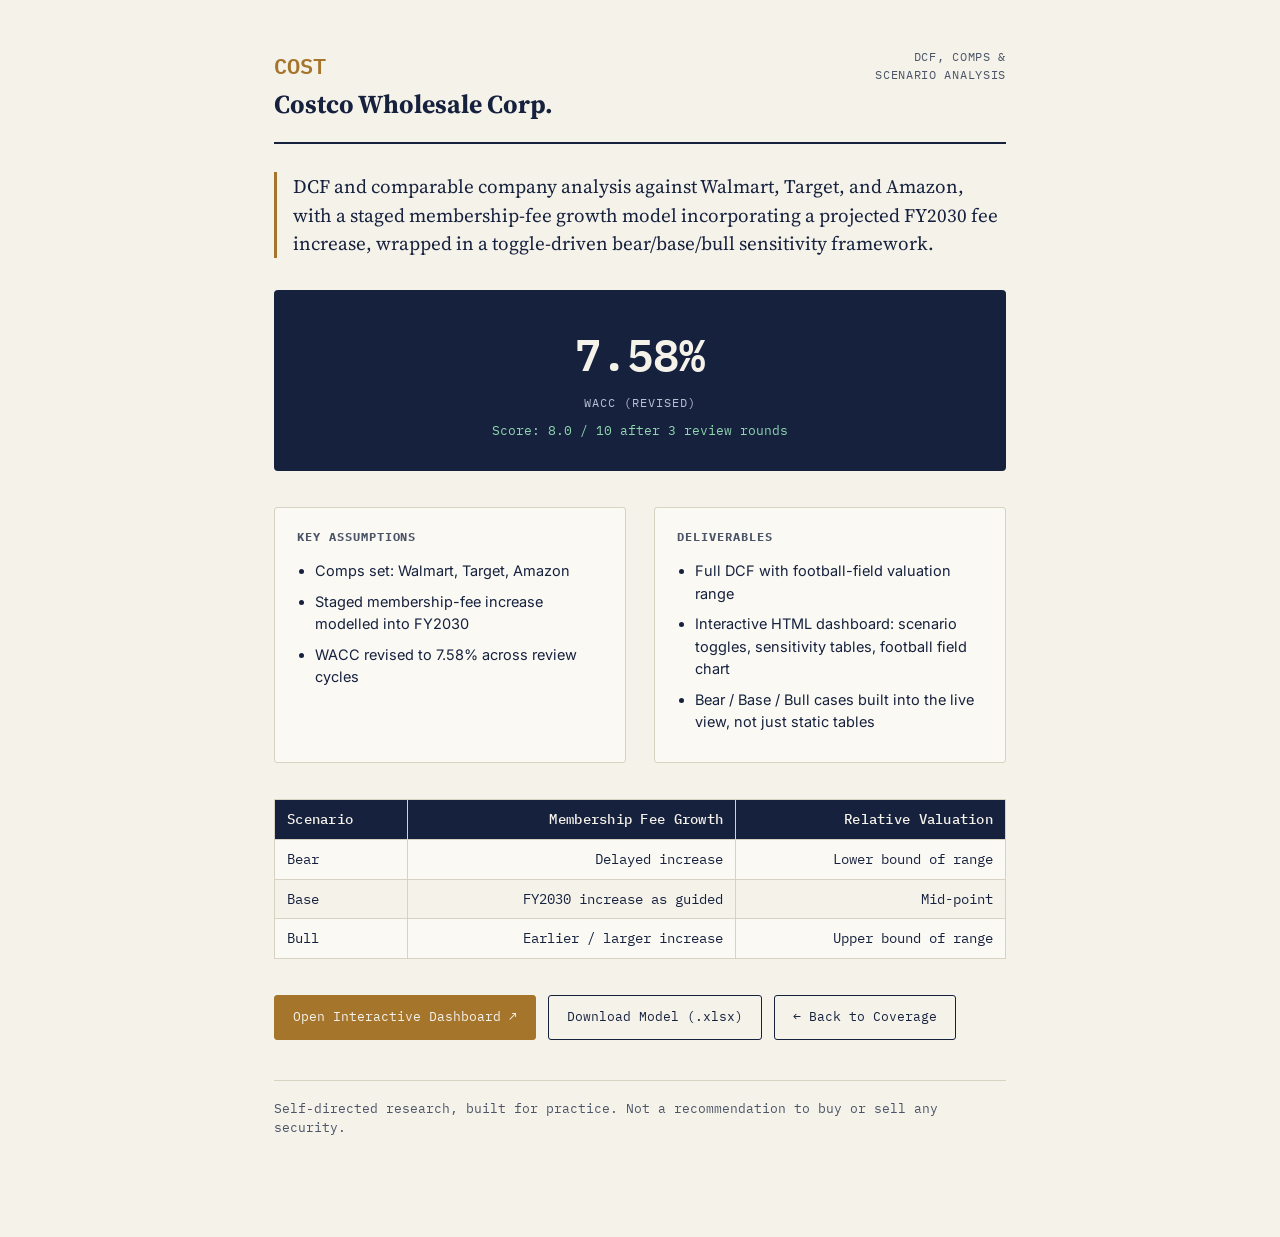
<file: costco.html>
<!DOCTYPE html>
<html lang="en">
<head>
<meta charset="UTF-8"><meta name="viewport" content="width=device-width, initial-scale=1.0">
<title>Costco — DCF, Comps &amp; Scenario Analysis</title>
<link rel="stylesheet" href="style.css">
</head>
<body>
<div class="note">

  <div class="note-header">
    <div class="ticker-block">
      <div class="ticker">COST</div>
      <div class="name">Costco Wholesale Corp.</div>
    </div>
    <div class="tag">DCF, Comps &amp;<br>Scenario Analysis</div>
  </div>

  <p class="thesis">DCF and comparable company analysis against Walmart, Target, and Amazon, with a staged membership-fee growth model incorporating a projected FY2030 fee increase, wrapped in a toggle-driven bear/base/bull sensitivity framework.</p>

  <div class="hero-metric">
    <span class="val">7.58%</span>
    <span class="lbl">WACC (Revised)</span>
    <span class="sub">Score: 8.0 / 10 after 3 review rounds</span>
  </div>

  <div class="grid-2">
    <div class="card">
      <h3>Key Assumptions</h3>
      <ul>
        <li>Comps set: Walmart, Target, Amazon</li>
        <li>Staged membership-fee increase modelled into FY2030</li>
        <li>WACC revised to 7.58% across review cycles</li>
      </ul>
    </div>
    <div class="card">
      <h3>Deliverables</h3>
      <ul>
        <li>Full DCF with football-field valuation range</li>
        <li>Interactive HTML dashboard: scenario toggles, sensitivity tables, football field chart</li>
        <li>Bear / Base / Bull cases built into the live view, not just static tables</li>
      </ul>
    </div>
  </div>

  <table class="sens">
    <tr><th>Scenario</th><th>Membership Fee Growth</th><th>Relative Valuation</th></tr>
    <tr><td>Bear</td><td>Delayed increase</td><td>Lower bound of range</td></tr>
    <tr><td>Base</td><td>FY2030 increase as guided</td><td>Mid-point</td></tr>
    <tr><td>Bull</td><td>Earlier / larger increase</td><td>Upper bound of range</td></tr>
  </table>

  <div class="download-row">
    <a class="btn primary" href="costco-dashboard.html" target="_blank">Open Interactive Dashboard ↗</a>
    <a class="btn" href="Costco_DCF_Model.xlsx">Download Model (.xlsx)</a>
    <a class="btn" href="index.html">← Back to Coverage</a>
  </div>

  <div class="note-footer">Self-directed research, built for practice. Not a recommendation to buy or sell any security.</div>
</div>
</body>
</html>
</file>
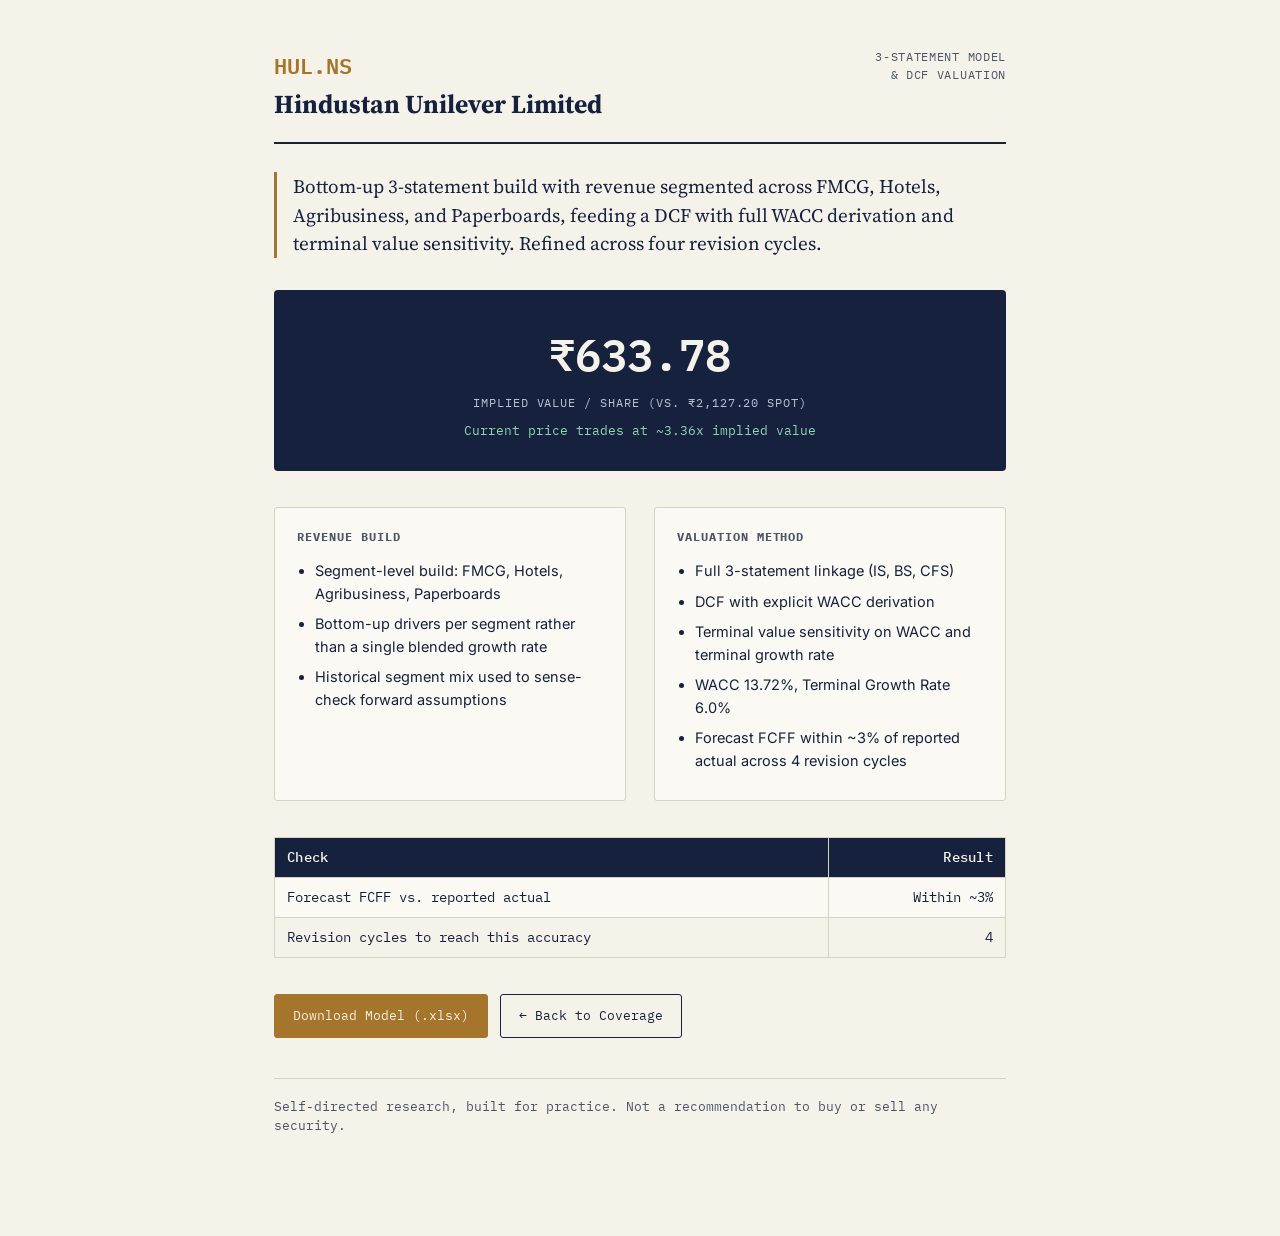
<file: hul.html>
<!DOCTYPE html>
<html lang="en">
<head>
<meta charset="UTF-8"><meta name="viewport" content="width=device-width, initial-scale=1.0">
<title>HUL — 3-Statement Model &amp; DCF</title>
<link rel="stylesheet" href="style.css">
</head>
<body>
<div class="note">

  <div class="note-header">
    <div class="ticker-block">
      <div class="ticker">HUL.NS</div>
      <div class="name">Hindustan Unilever Limited</div>
    </div>
    <div class="tag">3-Statement Model<br>&amp; DCF Valuation</div>
  </div>

  <p class="thesis">Bottom-up 3-statement build with revenue segmented across FMCG, Hotels, Agribusiness, and Paperboards, feeding a DCF with full WACC derivation and terminal value sensitivity. Refined across four revision cycles.</p>

  <div class="hero-metric">
    <span class="val">₹633.78</span>
    <span class="lbl">Implied Value / Share (vs. ₹2,127.20 spot)</span>
    <span class="sub">Current price trades at ~3.36x implied value</span>
  </div>

  <div class="grid-2">
    <div class="card">
      <h3>Revenue Build</h3>
      <ul>
        <li>Segment-level build: FMCG, Hotels, Agribusiness, Paperboards</li>
        <li>Bottom-up drivers per segment rather than a single blended growth rate</li>
        <li>Historical segment mix used to sense-check forward assumptions</li>
      </ul>
    </div>
    <div class="card">
      <h3>Valuation Method</h3>
      <ul>
        <li>Full 3-statement linkage (IS, BS, CFS)</li>
        <li>DCF with explicit WACC derivation</li>
        <li>Terminal value sensitivity on WACC and terminal growth rate</li>
        <li>WACC 13.72%, Terminal Growth Rate 6.0%</li>
        <li>Forecast FCFF within ~3% of reported actual across 4 revision cycles</li>
      </ul>
    </div>
  </div>

  <table class="sens">
    <tr><th>Check</th><th>Result</th></tr>
    <tr><td>Forecast FCFF vs. reported actual</td><td>Within ~3%</td></tr>
    <tr><td>Revision cycles to reach this accuracy</td><td>4</td></tr>
  </table>

  <div class="download-row">
    <a class="btn primary" href="HUL_DCF_Model.xlsx">Download Model (.xlsx)</a>
    <a class="btn" href="index.html">← Back to Coverage</a>
  </div>

  <div class="note-footer">Self-directed research, built for practice. Not a recommendation to buy or sell any security.</div>
</div>
</body>
</html>
</file>
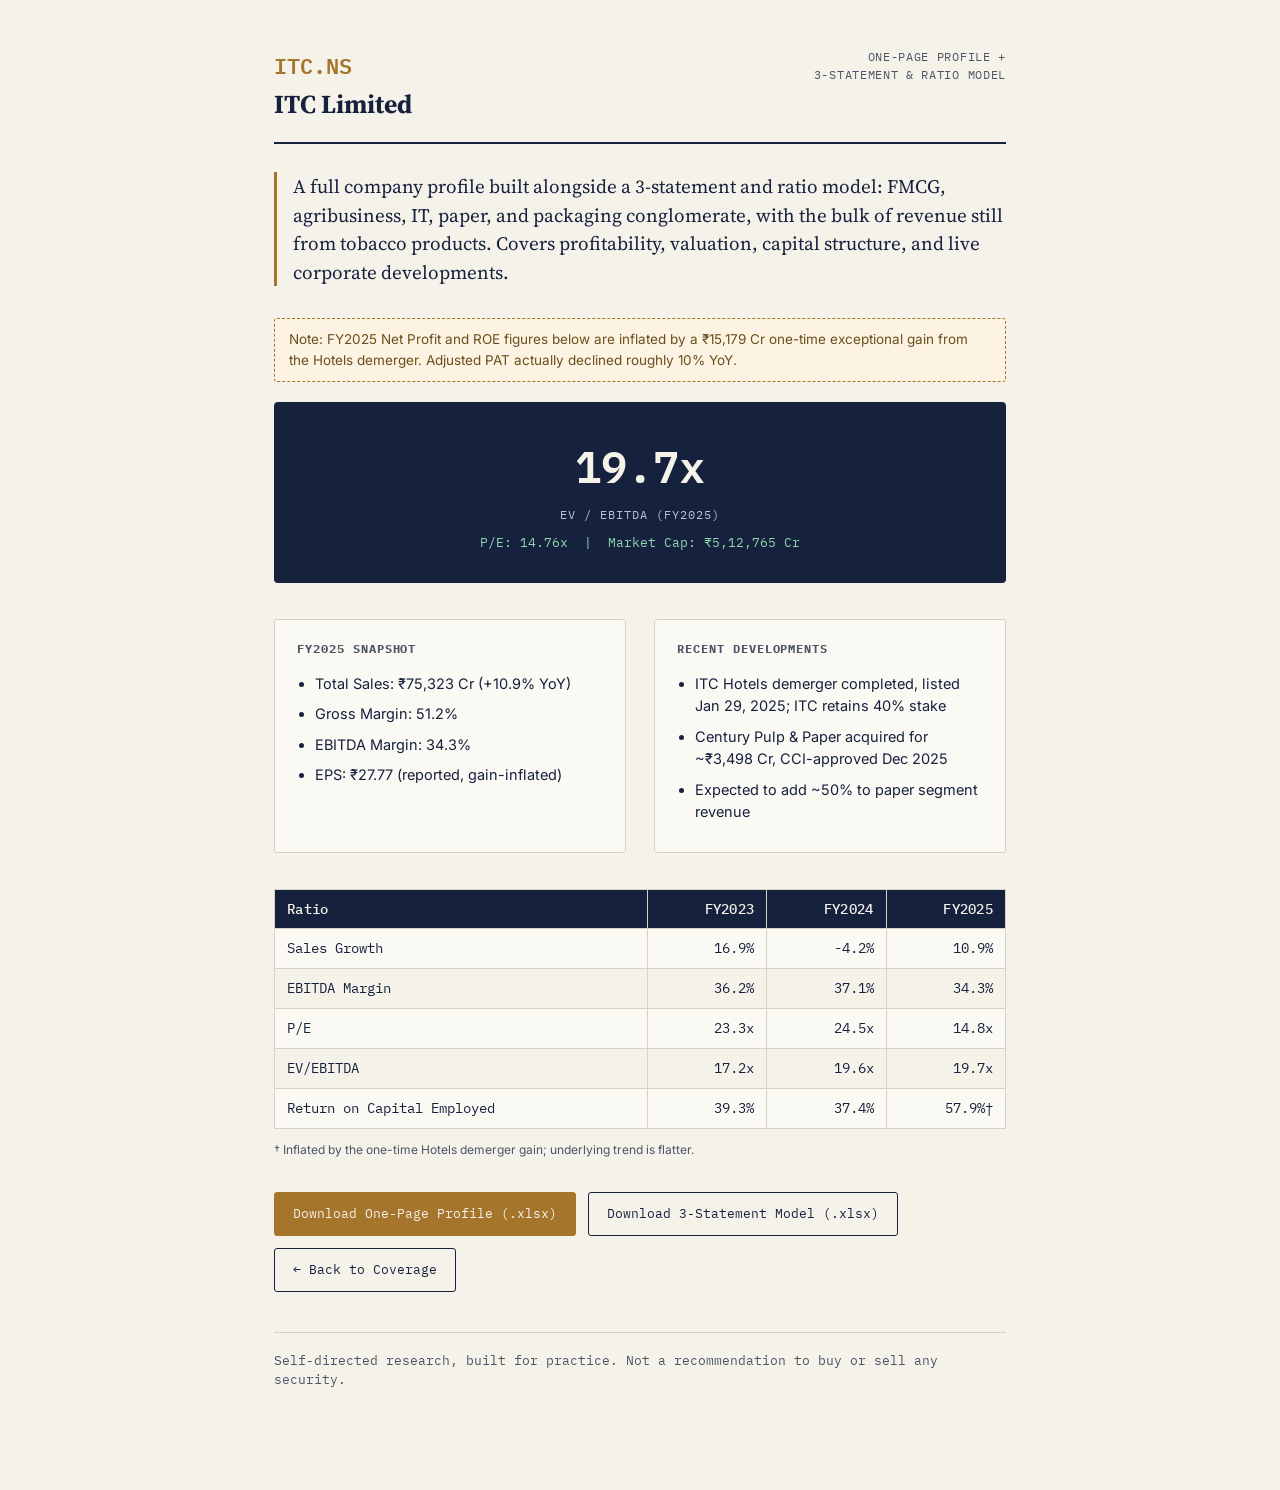
<file: itc.html>
<!DOCTYPE html>
<html lang="en">
<head>
<meta charset="UTF-8"><meta name="viewport" content="width=device-width, initial-scale=1.0">
<title>ITC Limited — Company Profile &amp; Ratio Model</title>
<link rel="stylesheet" href="style.css">
</head>
<body>
<div class="note">

  <div class="note-header">
    <div class="ticker-block">
      <div class="ticker">ITC.NS</div>
      <div class="name">ITC Limited</div>
    </div>
    <div class="tag">One-Page Profile +<br>3-Statement &amp; Ratio Model</div>
  </div>

  <p class="thesis">A full company profile built alongside a 3-statement and ratio model: FMCG, agribusiness, IT, paper, and packaging conglomerate, with the bulk of revenue still from tobacco products. Covers profitability, valuation, capital structure, and live corporate developments.</p>

  <div class="placeholder">Note: FY2025 Net Profit and ROE figures below are inflated by a ₹15,179 Cr one-time exceptional gain from the Hotels demerger. Adjusted PAT actually declined roughly 10% YoY.</div>

  <div class="hero-metric">
    <span class="val">19.7x</span>
    <span class="lbl">EV / EBITDA (FY2025)</span>
    <span class="sub">P/E: 14.76x &nbsp;|&nbsp; Market Cap: ₹5,12,765 Cr</span>
  </div>

  <div class="grid-2">
    <div class="card">
      <h3>FY2025 Snapshot</h3>
      <ul>
        <li>Total Sales: ₹75,323 Cr (+10.9% YoY)</li>
        <li>Gross Margin: 51.2%</li>
        <li>EBITDA Margin: 34.3%</li>
        <li>EPS: ₹27.77 (reported, gain-inflated)</li>
      </ul>
    </div>
    <div class="card">
      <h3>Recent Developments</h3>
      <ul>
        <li>ITC Hotels demerger completed, listed Jan 29, 2025; ITC retains 40% stake</li>
        <li>Century Pulp &amp; Paper acquired for ~₹3,498 Cr, CCI-approved Dec 2025</li>
        <li>Expected to add ~50% to paper segment revenue</li>
      </ul>
    </div>
  </div>

  <table class="sens">
    <tr><th>Ratio</th><th>FY2023</th><th>FY2024</th><th>FY2025</th></tr>
    <tr><td>Sales Growth</td><td>16.9%</td><td>-4.2%</td><td>10.9%</td></tr>
    <tr><td>EBITDA Margin</td><td>36.2%</td><td>37.1%</td><td>34.3%</td></tr>
    <tr><td>P/E</td><td>23.3x</td><td>24.5x</td><td>14.8x</td></tr>
    <tr><td>EV/EBITDA</td><td>17.2x</td><td>19.6x</td><td>19.7x</td></tr>
    <tr><td>Return on Capital Employed</td><td>39.3%</td><td>37.4%</td><td>57.9%†</td></tr>
  </table>
  <p style="font-size:12px; color:var(--ink-soft); margin-top:-24px; margin-bottom:32px;">† Inflated by the one-time Hotels demerger gain; underlying trend is flatter.</p>

  <div class="download-row">
    <a class="btn primary" href="ITC_One_Page_Profile.xlsx">Download One-Page Profile (.xlsx)</a>
    <a class="btn" href="ITC.xlsx">Download 3-Statement Model (.xlsx)</a>
    <a class="btn" href="index.html">← Back to Coverage</a>
  </div>

  <div class="note-footer">Self-directed research, built for practice. Not a recommendation to buy or sell any security.</div>
</div>
</body>
</html>
</file>
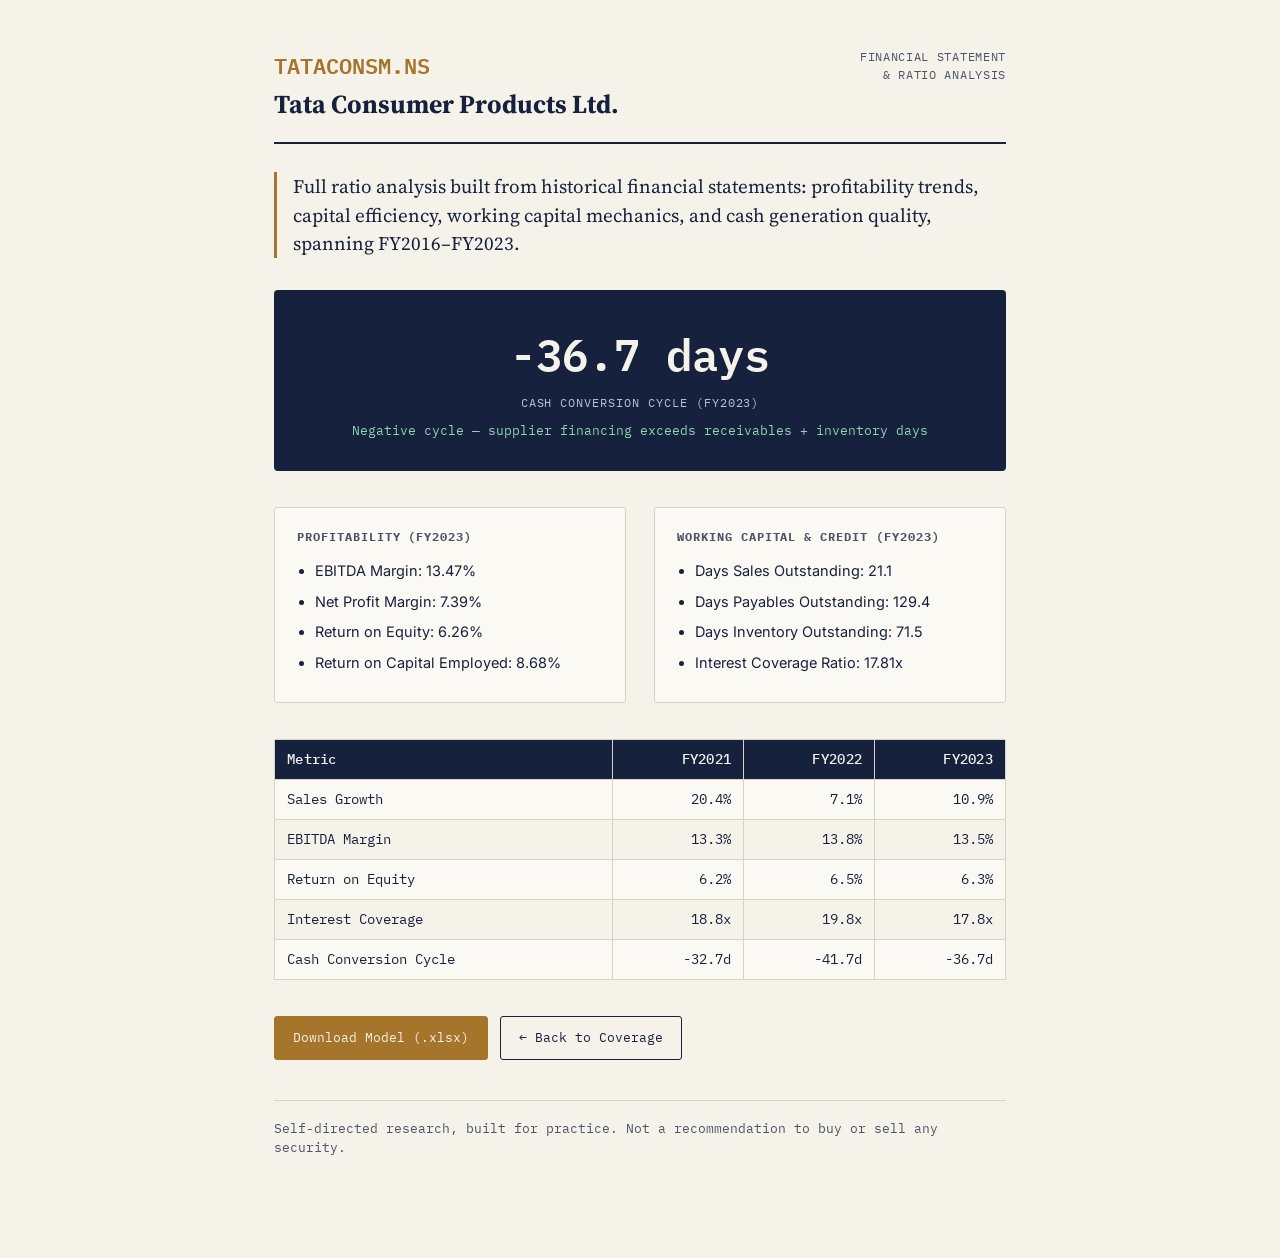
<file: tata-consumer.html>
<!DOCTYPE html>
<html lang="en">
<head>
<meta charset="UTF-8"><meta name="viewport" content="width=device-width, initial-scale=1.0">
<title>Tata Consumer Products — Ratio Analysis</title>
<link rel="stylesheet" href="style.css">
</head>
<body>
<div class="note">

  <div class="note-header">
    <div class="ticker-block">
      <div class="ticker">TATACONSM.NS</div>
      <div class="name">Tata Consumer Products Ltd.</div>
    </div>
    <div class="tag">Financial Statement<br>&amp; Ratio Analysis</div>
  </div>

  <p class="thesis">Full ratio analysis built from historical financial statements: profitability trends, capital efficiency, working capital mechanics, and cash generation quality, spanning FY2016–FY2023.</p>

  <div class="hero-metric">
    <span class="val">-36.7 days</span>
    <span class="lbl">Cash Conversion Cycle (FY2023)</span>
    <span class="sub">Negative cycle — supplier financing exceeds receivables + inventory days</span>
  </div>

  <div class="grid-2">
    <div class="card">
      <h3>Profitability (FY2023)</h3>
      <ul>
        <li>EBITDA Margin: 13.47%</li>
        <li>Net Profit Margin: 7.39%</li>
        <li>Return on Equity: 6.26%</li>
        <li>Return on Capital Employed: 8.68%</li>
      </ul>
    </div>
    <div class="card">
      <h3>Working Capital &amp; Credit (FY2023)</h3>
      <ul>
        <li>Days Sales Outstanding: 21.1</li>
        <li>Days Payables Outstanding: 129.4</li>
        <li>Days Inventory Outstanding: 71.5</li>
        <li>Interest Coverage Ratio: 17.81x</li>
      </ul>
    </div>
  </div>

  <table class="sens">
    <tr><th>Metric</th><th>FY2021</th><th>FY2022</th><th>FY2023</th></tr>
    <tr><td>Sales Growth</td><td>20.4%</td><td>7.1%</td><td>10.9%</td></tr>
    <tr><td>EBITDA Margin</td><td>13.3%</td><td>13.8%</td><td>13.5%</td></tr>
    <tr><td>Return on Equity</td><td>6.2%</td><td>6.5%</td><td>6.3%</td></tr>
    <tr><td>Interest Coverage</td><td>18.8x</td><td>19.8x</td><td>17.8x</td></tr>
    <tr><td>Cash Conversion Cycle</td><td>-32.7d</td><td>-41.7d</td><td>-36.7d</td></tr>
  </table>

  <div class="download-row">
    <a class="btn primary" href="Tata_Consumer.xlsx">Download Model (.xlsx)</a>
    <a class="btn" href="index.html">← Back to Coverage</a>
  </div>

  <div class="note-footer">Self-directed research, built for practice. Not a recommendation to buy or sell any security.</div>
</div>
</body>
</html>
</file>
<file: style.css>
@import url('https://fonts.googleapis.com/css2?family=Source+Serif+4:opsz,wght@8..60,400;8..60,600;8..60,700&family=IBM+Plex+Mono:wght@400;500;600&family=Inter:wght@400;500;600&display=swap');

:root {
  --paper: #F5F2EA;
  --paper-raised: #FBF9F3;
  --ink: #16213E;
  --ink-soft: #4B5567;
  --rule: #D8D2C2;
  --gold: #A6752C;
  --green: #2F6B4F;
  --red: #8C3B3B;
}

* { box-sizing: border-box; }

body {
  margin: 0;
  background: var(--paper);
  color: var(--ink);
  font-family: 'Inter', -apple-system, sans-serif;
  font-size: 16px;
  line-height: 1.55;
}

a { color: var(--ink); text-decoration: none; }

.mono {
  font-family: 'IBM Plex Mono', monospace;
}

.serif {
  font-family: 'Source Serif 4', serif;
}

/* Ticker strip */
.ticker-strip {
  background: var(--ink);
  color: var(--paper);
  font-family: 'IBM Plex Mono', monospace;
  font-size: 13px;
  letter-spacing: 0.04em;
  padding: 10px 0;
  overflow: hidden;
  white-space: nowrap;
}
.ticker-strip span {
  display: inline-block;
  padding: 0 28px;
  opacity: 0.85;
}
.ticker-strip span.pos { color: #8FD6AE; }
.ticker-strip span.neg { color: #E3A3A3; }

/* Header / masthead */
.masthead {
  max-width: 920px;
  margin: 0 auto;
  padding: 56px 24px 28px;
  border-bottom: 1px solid var(--rule);
}
.masthead .eyebrow {
  font-family: 'IBM Plex Mono', monospace;
  font-size: 12px;
  letter-spacing: 0.12em;
  text-transform: uppercase;
  color: var(--gold);
  margin: 0 0 10px;
}
.masthead h1 {
  font-family: 'Source Serif 4', serif;
  font-weight: 700;
  font-size: 42px;
  margin: 0 0 12px;
  letter-spacing: -0.01em;
}
.masthead p.dek {
  font-size: 17px;
  color: var(--ink-soft);
  max-width: 620px;
  margin: 0 0 4px;
}
.masthead .byline {
  font-family: 'IBM Plex Mono', monospace;
  font-size: 12.5px;
  color: var(--ink-soft);
  margin-top: 18px;
}
.masthead .byline a { border-bottom: 1px solid var(--rule); }
.masthead .byline a:hover { border-color: var(--ink); }

/* Coverage list (index page) */
.coverage {
  max-width: 920px;
  margin: 0 auto;
  padding: 8px 24px 80px;
}
.coverage-note {
  display: grid;
  grid-template-columns: 96px 1fr 200px 28px;
  align-items: baseline;
  gap: 20px;
  padding: 26px 0;
  border-bottom: 1px solid var(--rule);
  transition: padding-left 0.15s ease;
}
.coverage-note:hover { padding-left: 6px; }
.coverage-note .ticker {
  font-family: 'IBM Plex Mono', monospace;
  font-weight: 600;
  font-size: 15px;
  color: var(--gold);
}
.coverage-note .body h2 {
  font-family: 'Source Serif 4', serif;
  font-size: 21px;
  margin: 0 0 6px;
  font-weight: 600;
}
.coverage-note .body p {
  margin: 0;
  color: var(--ink-soft);
  font-size: 15px;
}
.coverage-note .metric {
  text-align: right;
  font-family: 'IBM Plex Mono', monospace;
}
.coverage-note .metric .val {
  font-size: 19px;
  font-weight: 600;
  display: block;
}
.coverage-note .metric .lbl {
  font-size: 11px;
  color: var(--ink-soft);
  letter-spacing: 0.04em;
  text-transform: uppercase;
}
.coverage-note .arrow {
  text-align: right;
  color: var(--ink-soft);
  font-size: 18px;
}
.coverage-note:hover .arrow { color: var(--gold); }

.section-label {
  font-family: 'IBM Plex Mono', monospace;
  font-size: 12px;
  letter-spacing: 0.1em;
  text-transform: uppercase;
  color: var(--ink-soft);
  margin: 44px 0 4px;
}

/* Model note page */
.note {
  max-width: 780px;
  margin: 0 auto;
  padding: 48px 24px 100px;
}
.note-header {
  display: flex;
  justify-content: space-between;
  align-items: flex-start;
  border-bottom: 2px solid var(--ink);
  padding-bottom: 18px;
  margin-bottom: 28px;
  flex-wrap: wrap;
  gap: 12px;
}
.note-header .ticker-block .ticker {
  font-family: 'IBM Plex Mono', monospace;
  font-weight: 600;
  font-size: 22px;
  color: var(--gold);
}
.note-header .ticker-block .name {
  font-family: 'Source Serif 4', serif;
  font-size: 26px;
  font-weight: 700;
  margin-top: 2px;
}
.note-header .tag {
  font-family: 'IBM Plex Mono', monospace;
  font-size: 11.5px;
  letter-spacing: 0.06em;
  text-transform: uppercase;
  color: var(--ink-soft);
  text-align: right;
}
.note .thesis {
  font-family: 'Source Serif 4', serif;
  font-size: 19px;
  line-height: 1.5;
  color: var(--ink);
  margin: 0 0 32px;
  padding-left: 16px;
  border-left: 3px solid var(--gold);
}

.grid-2 {
  display: grid;
  grid-template-columns: 1fr 1fr;
  gap: 28px;
  margin-bottom: 36px;
}
@media (max-width: 620px) { .grid-2 { grid-template-columns: 1fr; } }

.card {
  background: var(--paper-raised);
  border: 1px solid var(--rule);
  border-radius: 3px;
  padding: 20px 22px;
}
.card h3 {
  font-family: 'IBM Plex Mono', monospace;
  font-size: 12px;
  letter-spacing: 0.08em;
  text-transform: uppercase;
  color: var(--ink-soft);
  margin: 0 0 14px;
}
.card ul { margin: 0; padding-left: 18px; }
.card li { margin-bottom: 8px; font-size: 14.5px; }

.hero-metric {
  text-align: center;
  padding: 30px 20px;
  margin: 0 0 36px;
  background: var(--ink);
  border-radius: 4px;
}
.hero-metric .val {
  font-family: 'IBM Plex Mono', monospace;
  font-size: 44px;
  font-weight: 600;
  color: var(--paper);
  display: block;
}
.hero-metric .lbl {
  font-family: 'IBM Plex Mono', monospace;
  font-size: 12px;
  letter-spacing: 0.08em;
  text-transform: uppercase;
  color: #B9C2D4;
  margin-top: 6px;
  display: block;
}
.hero-metric .sub {
  color: #8FD6AE;
  font-family: 'IBM Plex Mono', monospace;
  font-size: 13px;
  margin-top: 8px;
  display: block;
}

table.sens {
  width: 100%;
  border-collapse: collapse;
  font-family: 'IBM Plex Mono', monospace;
  font-size: 13.5px;
  margin-bottom: 36px;
}
table.sens th, table.sens td {
  border: 1px solid var(--rule);
  padding: 9px 12px;
  text-align: right;
}
table.sens th {
  background: var(--ink);
  color: var(--paper);
  font-weight: 500;
  letter-spacing: 0.02em;
}
table.sens td:first-child, table.sens th:first-child { text-align: left; }
table.sens tr:nth-child(even) td { background: var(--paper-raised); }

.placeholder {
  background: #FCF3E3;
  border: 1px dashed var(--gold);
  color: #6B4E1B;
  font-size: 13.5px;
  padding: 10px 14px;
  border-radius: 3px;
  margin-bottom: 20px;
}

.download-row {
  display: flex;
  gap: 12px;
  margin-bottom: 40px;
  flex-wrap: wrap;
}
.btn {
  display: inline-block;
  font-family: 'IBM Plex Mono', monospace;
  font-size: 13px;
  padding: 11px 18px;
  border: 1px solid var(--ink);
  border-radius: 3px;
  color: var(--ink);
  transition: background 0.15s ease, color 0.15s ease;
}
.btn:hover { background: var(--ink); color: var(--paper); }
.btn.primary { background: var(--gold); border-color: var(--gold); color: var(--paper); }
.btn.primary:hover { background: #8B5F22; }

.note-footer {
  border-top: 1px solid var(--rule);
  padding-top: 18px;
  margin-top: 20px;
  font-family: 'IBM Plex Mono', monospace;
  font-size: 12.5px;
  color: var(--ink-soft);
}
.note-footer a { color: var(--gold); }

footer.site-footer {
  text-align: center;
  padding: 32px 24px 48px;
  font-family: 'IBM Plex Mono', monospace;
  font-size: 12px;
  color: var(--ink-soft);
}
</file>
